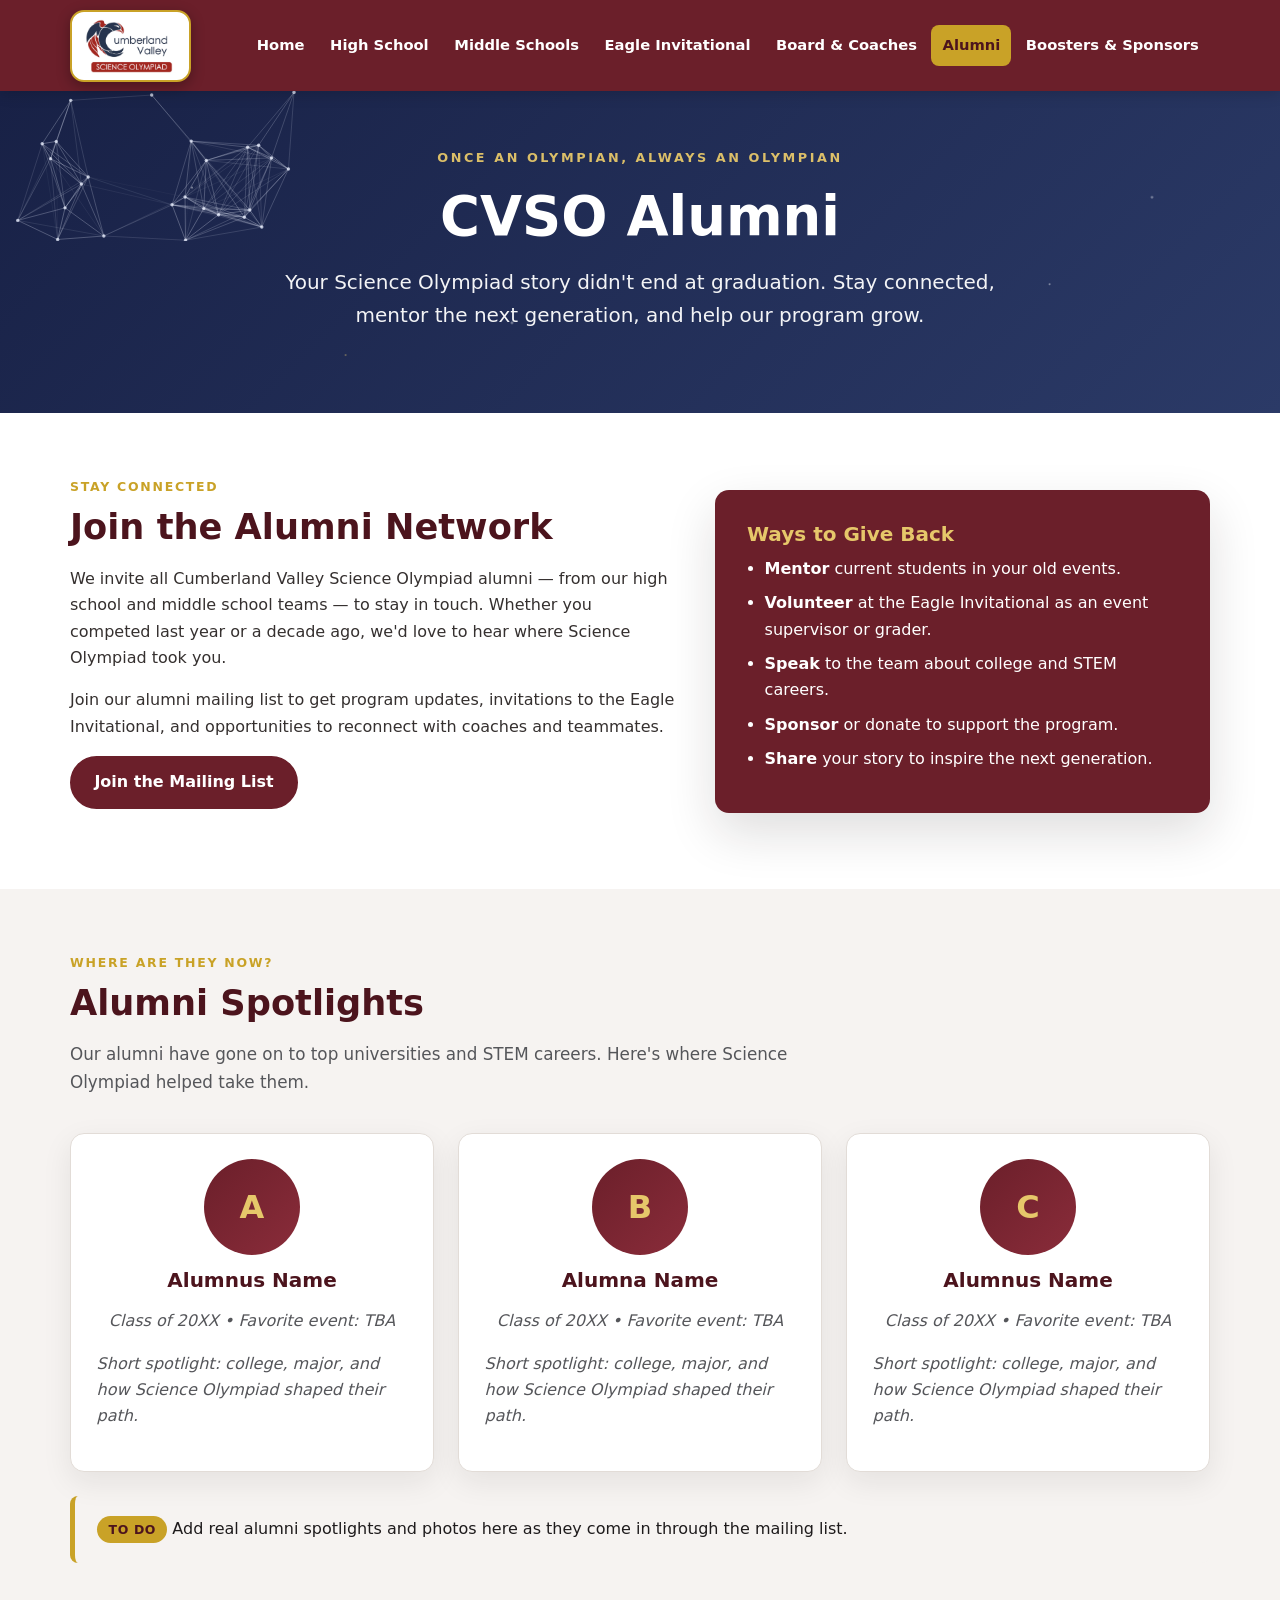
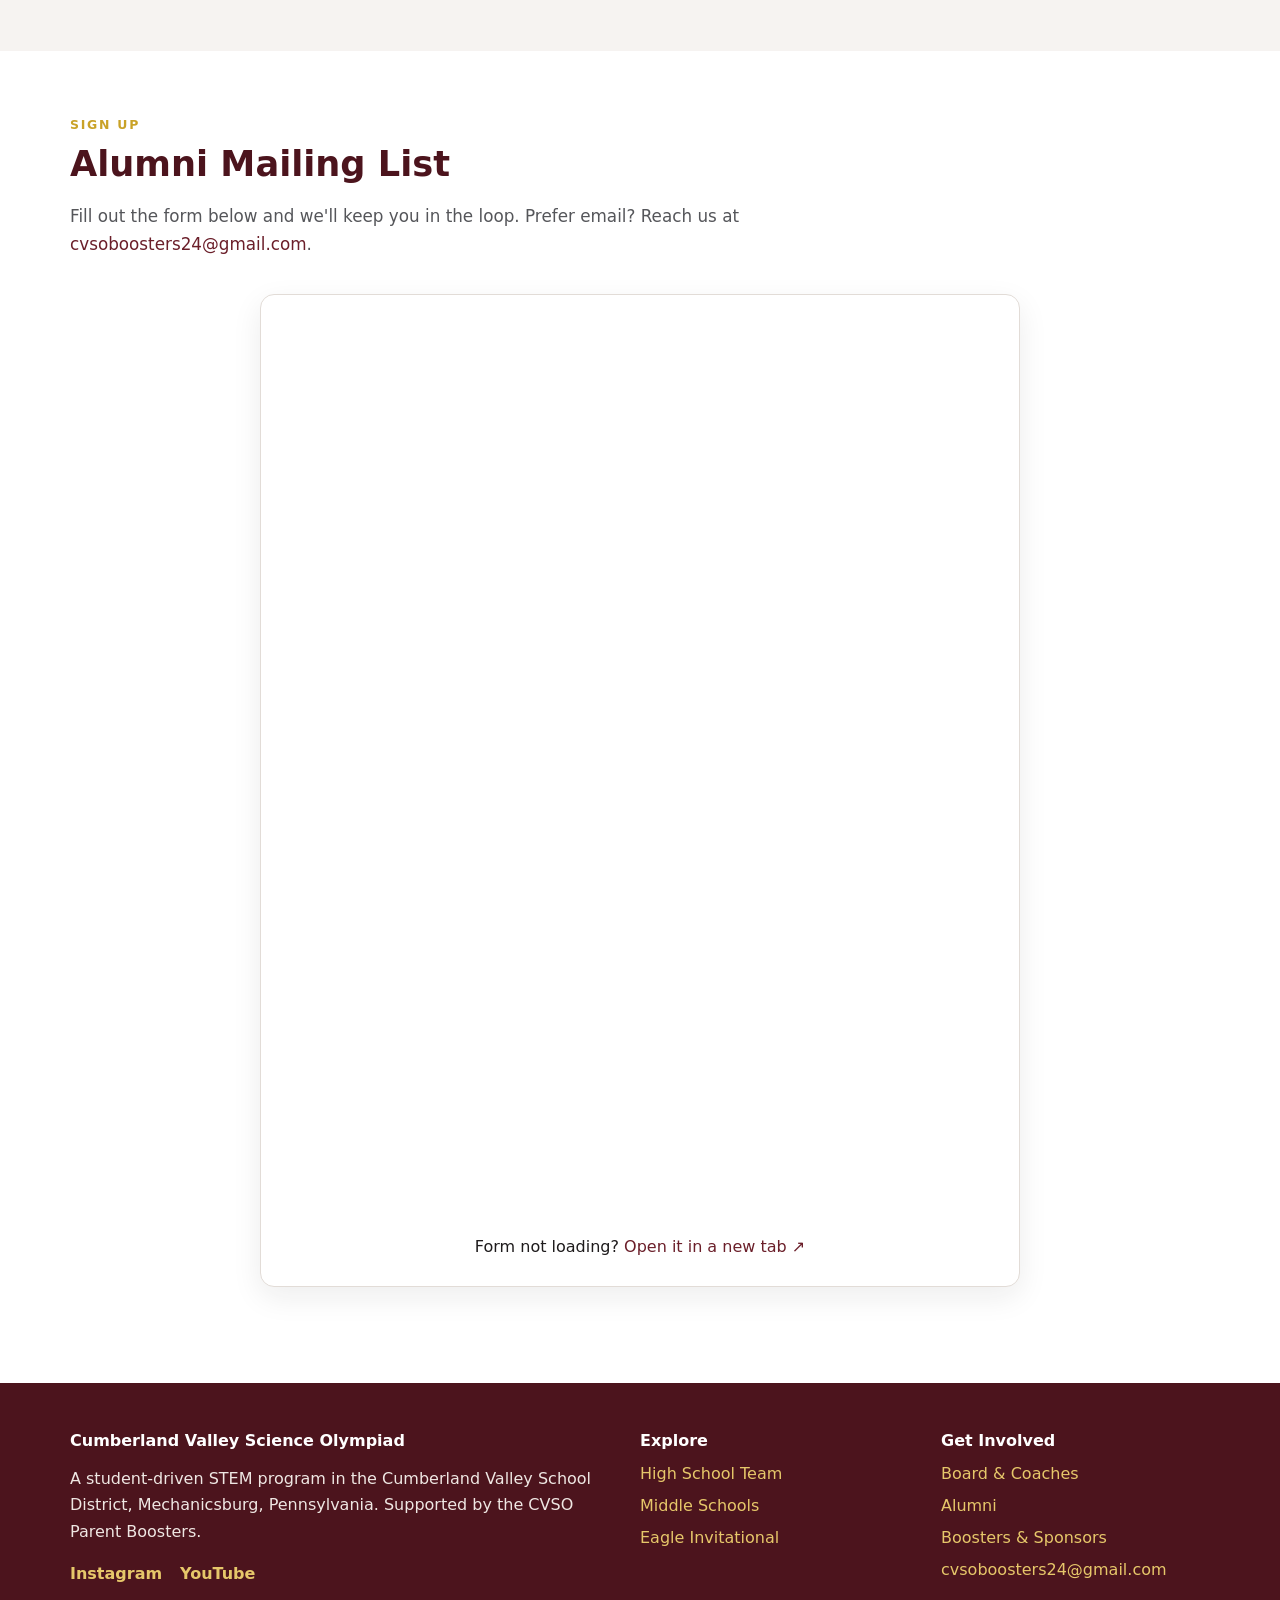
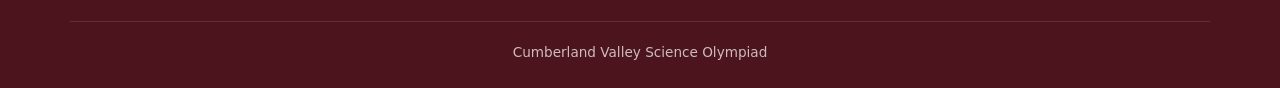
<file: alumni.html>
<!DOCTYPE html>
<html lang="en">
<head>
  <meta charset="UTF-8" />
  <meta name="viewport" content="width=device-width, initial-scale=1.0" />
  <meta http-equiv="Cache-Control" content="no-cache, no-store, must-revalidate" />
  <meta http-equiv="Pragma" content="no-cache" />
  <meta http-equiv="Expires" content="0" />
  <title>Alumni | CV Science Olympiad</title>
  <meta name="description" content="Stay connected with Cumberland Valley Science Olympiad — join the alumni network, mentor, and give back." />
  <link rel="icon" type="image/jpeg" href="assets/logo.jpg" />
  <link rel="stylesheet" href="css/style.css" />
</head>
<body>
  <header class="site-header">
    <div class="wrap nav">
      <a href="index.html" class="brand">
        <img class="brand-logo" src="assets/logo.jpg" alt="Cumberland Valley Science Olympiad" />
      </a>
      <button class="nav-toggle" aria-label="Toggle navigation" aria-expanded="false">&#9776;</button>
      <ul class="nav-links">
        <li><a href="index.html">Home</a></li>
        <li><a href="cvhs.html">High School</a></li>
        <li><a href="middle-schools.html">Middle Schools</a></li>
        <li><a href="eagle-invitational.html">Eagle Invitational</a></li>
        <li><a href="board.html">Board &amp; Coaches</a></li>
        <li><a href="alumni.html">Alumni</a></li>
        <li><a href="boosters.html">Boosters &amp; Sponsors</a></li>
      </ul>
    </div>
  </header>

  <section class="hero compact hero-alumni">
    <canvas class="hero-net" data-rgb="235,240,255" aria-hidden="true"></canvas>
    <div class="wrap">
      <p class="kicker">Once an Olympian, always an Olympian</p>
      <h1>CVSO Alumni</h1>
      <p>Your Science Olympiad story didn't end at graduation. Stay connected, mentor the next generation, and help our program grow.</p>
    </div>
  </section>

  <section class="section">
    <div class="wrap feature">
      <div class="prose">
        <div class="eyebrow">Stay Connected</div>
        <h2>Join the Alumni Network</h2>
        <p>We invite all Cumberland Valley Science Olympiad alumni &mdash; from our high school and middle school teams &mdash; to stay in touch. Whether you competed last year or a decade ago, we'd love to hear where Science Olympiad took you.</p>
        <p>Join our alumni mailing list to get program updates, invitations to the Eagle Invitational, and opportunities to reconnect with coaches and teammates.</p>
        <p><a class="btn solid" href="#signup">Join the Mailing List</a></p>
      </div>
      <div class="panel">
        <h3>Ways to Give Back</h3>
        <ul>
          <li><strong>Mentor</strong> current students in your old events.</li>
          <li><strong>Volunteer</strong> at the Eagle Invitational as an event supervisor or grader.</li>
          <li><strong>Speak</strong> to the team about college and STEM careers.</li>
          <li><strong>Sponsor</strong> or donate to support the program.</li>
          <li><strong>Share</strong> your story to inspire the next generation.</li>
        </ul>
      </div>
    </div>
  </section>

  <section class="section alt">
    <div class="wrap">
      <div class="section-head">
        <div class="eyebrow">Where Are They Now?</div>
        <h2>Alumni Spotlights</h2>
        <p>Our alumni have gone on to top universities and STEM careers. Here's where Science Olympiad helped take them.</p>
      </div>
      <div class="grid cols-3">
        <div class="card"><div class="person"><div class="avatar">A</div></div><h3 style="text-align:center">Alumnus Name</h3><p class="placeholder" style="text-align:center">Class of 20XX &bull; Favorite event: TBA</p><p class="placeholder">Short spotlight: college, major, and how Science Olympiad shaped their path.</p></div>
        <div class="card"><div class="person"><div class="avatar">B</div></div><h3 style="text-align:center">Alumna Name</h3><p class="placeholder" style="text-align:center">Class of 20XX &bull; Favorite event: TBA</p><p class="placeholder">Short spotlight: college, major, and how Science Olympiad shaped their path.</p></div>
        <div class="card"><div class="person"><div class="avatar">C</div></div><h3 style="text-align:center">Alumnus Name</h3><p class="placeholder" style="text-align:center">Class of 20XX &bull; Favorite event: TBA</p><p class="placeholder">Short spotlight: college, major, and how Science Olympiad shaped their path.</p></div>
      </div>
      <div class="callout"><span class="notice-badge">To do</span> Add real alumni spotlights and photos here as they come in through the mailing list.</div>
    </div>
  </section>

  <!-- Signup -->
  <section class="section" id="signup">
    <div class="wrap">
      <div class="section-head">
        <div class="eyebrow">Sign Up</div>
        <h2>Alumni Mailing List</h2>
        <p>Fill out the form below and we'll keep you in the loop. Prefer email? Reach us at <a href="mailto:cvsoboosters24@gmail.com">cvsoboosters24@gmail.com</a>.</p>
      </div>
      <div class="card" style="max-width:760px; margin-inline:auto;">
        <iframe
          title="CVSO Alumni Mailing List sign-up form"
          src="https://docs.google.com/forms/d/e/1FAIpQLSfTZlC2nYIA2AMVP5sjLOo3m8vN125NgydO-kd0ToRrBYe-Ew/viewform?embedded=true"
          style="width:100%; height:900px; border:0; display:block;"
          loading="lazy">Loading&hellip;</iframe>
        <p style="text-align:center; margin:.8rem 0 0;">Form not loading? <a href="https://docs.google.com/forms/d/e/1FAIpQLSfTZlC2nYIA2AMVP5sjLOo3m8vN125NgydO-kd0ToRrBYe-Ew/viewform" target="_blank" rel="noopener">Open it in a new tab &nearr;</a></p>
      </div>
    </div>
  </section>

  <footer class="site-footer">
    <div class="wrap footer-grid">
      <div>
        <h4>Cumberland Valley Science Olympiad</h4>
        <p>A student-driven STEM program in the Cumberland Valley School District, Mechanicsburg, Pennsylvania. Supported by the CVSO Parent Boosters.</p>
        <div class="socials">
          <a href="https://www.instagram.com/cvhs_scioly" target="_blank" rel="noopener">Instagram</a>
          <a href="https://www.youtube.com/channel/UCfL6KHYoZkcw92uckgY2XRw" target="_blank" rel="noopener">YouTube</a>
        </div>
      </div>
      <div>
        <h4>Explore</h4>
        <ul>
          <li><a href="cvhs.html">High School Team</a></li>
          <li><a href="middle-schools.html">Middle Schools</a></li>
          <li><a href="eagle-invitational.html">Eagle Invitational</a></li>
        </ul>
      </div>
      <div>
        <h4>Get Involved</h4>
        <ul>
          <li><a href="board.html">Board &amp; Coaches</a></li>
          <li><a href="alumni.html">Alumni</a></li>
          <li><a href="boosters.html">Boosters &amp; Sponsors</a></li>
          <li><a href="mailto:cvsoboosters24@gmail.com">cvsoboosters24@gmail.com</a></li>
        </ul>
      </div>
    </div>
    <div class="wrap footer-bottom">
      Cumberland Valley Science Olympiad
    </div>
  </footer>
  <script src="js/main.js"></script>
  <script>document.getElementById('year').textContent = new Date().getFullYear();</script>
</body>
</html>
</file>
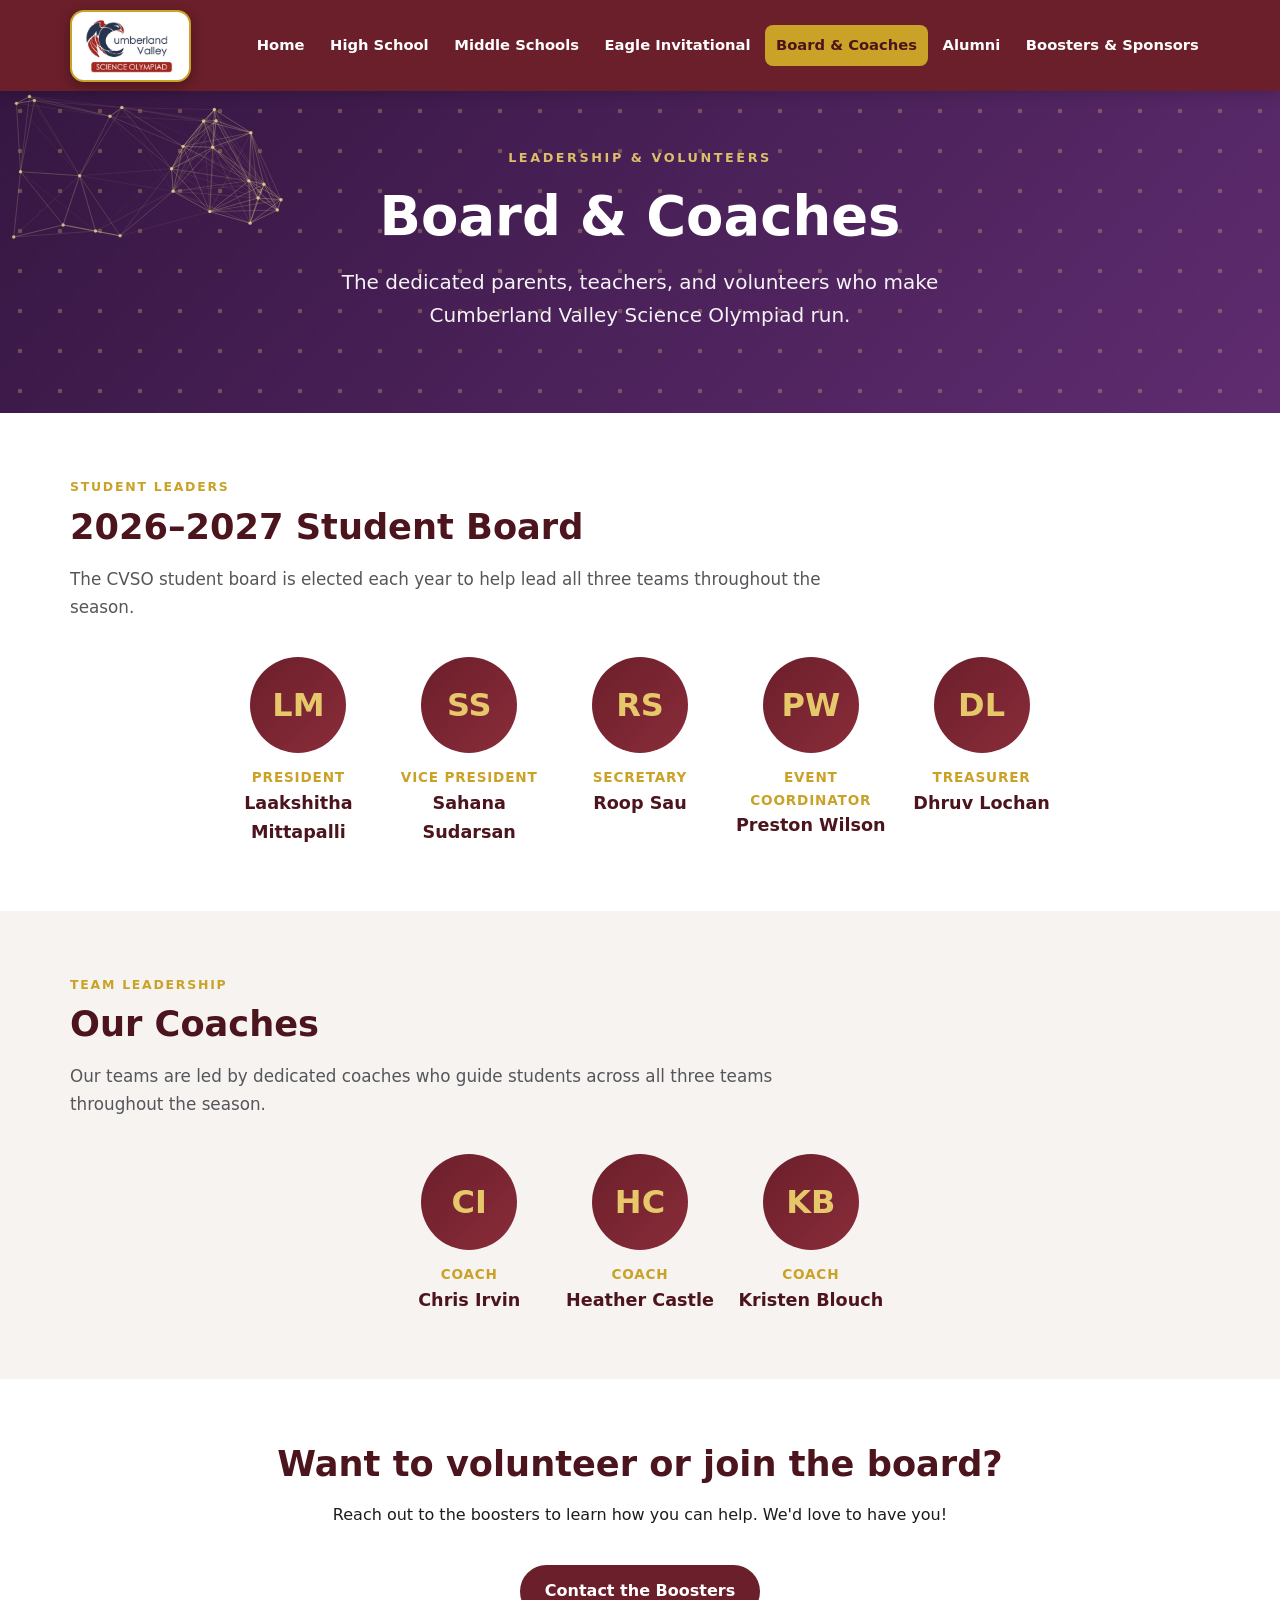
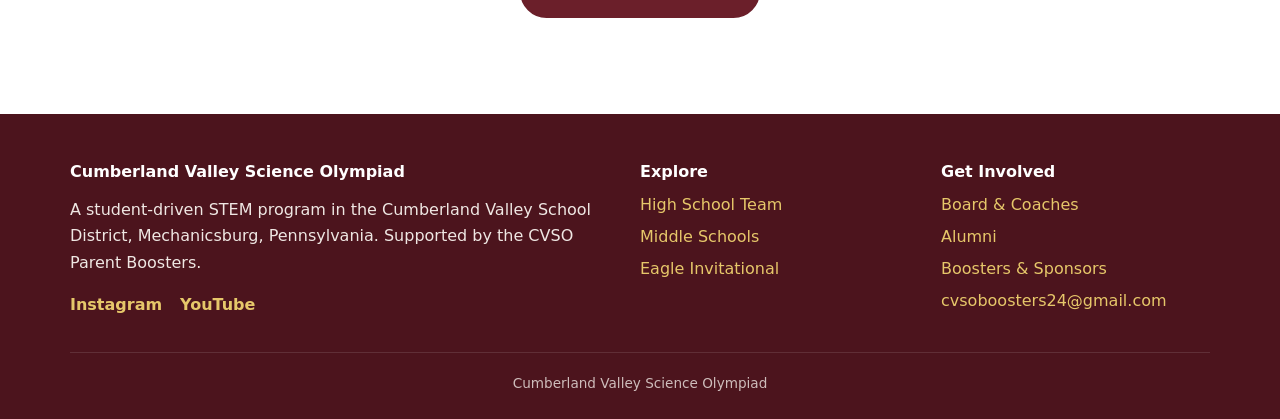
<file: board.html>
<!DOCTYPE html>
<html lang="en">
<head>
  <meta charset="UTF-8" />
  <meta name="viewport" content="width=device-width, initial-scale=1.0" />
  <meta http-equiv="Cache-Control" content="no-cache, no-store, must-revalidate" />
  <meta http-equiv="Pragma" content="no-cache" />
  <meta http-equiv="Expires" content="0" />
  <title>Board &amp; Coaches | CV Science Olympiad</title>
  <meta name="description" content="Meet the CVSO student board and the coaches who lead the Cumberland Valley Science Olympiad teams." />
  <link rel="icon" type="image/jpeg" href="assets/logo.jpg" />
  <link rel="stylesheet" href="css/style.css" />
</head>
<body>
  <header class="site-header">
    <div class="wrap nav">
      <a href="index.html" class="brand">
        <img class="brand-logo" src="assets/logo.jpg" alt="Cumberland Valley Science Olympiad" />
      </a>
      <button class="nav-toggle" aria-label="Toggle navigation" aria-expanded="false">&#9776;</button>
      <ul class="nav-links">
        <li><a href="index.html">Home</a></li>
        <li><a href="cvhs.html">High School</a></li>
        <li><a href="middle-schools.html">Middle Schools</a></li>
        <li><a href="eagle-invitational.html">Eagle Invitational</a></li>
        <li><a href="board.html">Board &amp; Coaches</a></li>
        <li><a href="alumni.html">Alumni</a></li>
        <li><a href="boosters.html">Boosters &amp; Sponsors</a></li>
      </ul>
    </div>
  </header>

  <section class="hero compact hero-board">
    <canvas class="hero-net" data-rgb="240,224,150" aria-hidden="true"></canvas>
    <div class="wrap">
      <p class="kicker">Leadership &amp; Volunteers</p>
      <h1>Board &amp; Coaches</h1>
      <p>The dedicated parents, teachers, and volunteers who make Cumberland Valley Science Olympiad run.</p>
    </div>
  </section>

  <!-- Booster Board -->
  <section class="section">
    <div class="wrap">
      <div class="section-head">
        <div class="eyebrow">Student Leaders</div>
        <h2>2026&ndash;2027 Student Board</h2>
        <p>The CVSO student board is elected each year to help lead all three teams throughout the season.</p>
      </div>
      <div class="people">
        <div class="person"><div class="avatar">LM</div><div class="role">President</div><div class="name">Laakshitha Mittapalli</div></div>
        <div class="person"><div class="avatar">SS</div><div class="role">Vice President</div><div class="name">Sahana Sudarsan</div></div>
        <div class="person"><div class="avatar">RS</div><div class="role">Secretary</div><div class="name">Roop Sau</div></div>
        <div class="person"><div class="avatar">PW</div><div class="role">Event Coordinator</div><div class="name">Preston Wilson</div></div>
        <div class="person"><div class="avatar">DL</div><div class="role">Treasurer</div><div class="name">Dhruv Lochan</div></div>
      </div>
    </div>
  </section>

  <!-- Coaches -->
  <section class="section alt">
    <div class="wrap">
      <div class="section-head">
        <div class="eyebrow">Team Leadership</div>
        <h2>Our Coaches</h2>
        <p>Our teams are led by dedicated coaches who guide students across all three teams throughout the season.</p>
      </div>

      <div class="people">
        <div class="person"><div class="avatar">CI</div><div class="role">Coach</div><div class="name">Chris Irvin</div></div>
        <div class="person"><div class="avatar">HC</div><div class="role">Coach</div><div class="name">Heather Castle</div></div>
        <div class="person"><div class="avatar">KB</div><div class="role">Coach</div><div class="name">Kristen Blouch</div></div>
      </div>
    </div>
  </section>

  <section class="section">
    <div class="wrap" style="text-align:center">
      <h2>Want to volunteer or join the board?</h2>
      <p class="section-head" style="margin-inline:auto">Reach out to the boosters to learn how you can help. We'd love to have you!</p>
      <a class="btn solid" href="boosters.html">Contact the Boosters</a>
    </div>
  </section>

  <footer class="site-footer">
    <div class="wrap footer-grid">
      <div>
        <h4>Cumberland Valley Science Olympiad</h4>
        <p>A student-driven STEM program in the Cumberland Valley School District, Mechanicsburg, Pennsylvania. Supported by the CVSO Parent Boosters.</p>
        <div class="socials">
          <a href="https://www.instagram.com/cvhs_scioly" target="_blank" rel="noopener">Instagram</a>
          <a href="https://www.youtube.com/channel/UCfL6KHYoZkcw92uckgY2XRw" target="_blank" rel="noopener">YouTube</a>
        </div>
      </div>
      <div>
        <h4>Explore</h4>
        <ul>
          <li><a href="cvhs.html">High School Team</a></li>
          <li><a href="middle-schools.html">Middle Schools</a></li>
          <li><a href="eagle-invitational.html">Eagle Invitational</a></li>
        </ul>
      </div>
      <div>
        <h4>Get Involved</h4>
        <ul>
          <li><a href="board.html">Board &amp; Coaches</a></li>
          <li><a href="alumni.html">Alumni</a></li>
          <li><a href="boosters.html">Boosters &amp; Sponsors</a></li>
          <li><a href="mailto:cvsoboosters24@gmail.com">cvsoboosters24@gmail.com</a></li>
        </ul>
      </div>
    </div>
    <div class="wrap footer-bottom">
      Cumberland Valley Science Olympiad
    </div>
  </footer>
  <script src="js/main.js"></script>
  <script>document.getElementById('year').textContent = new Date().getFullYear();</script>
</body>
</html>
</file>
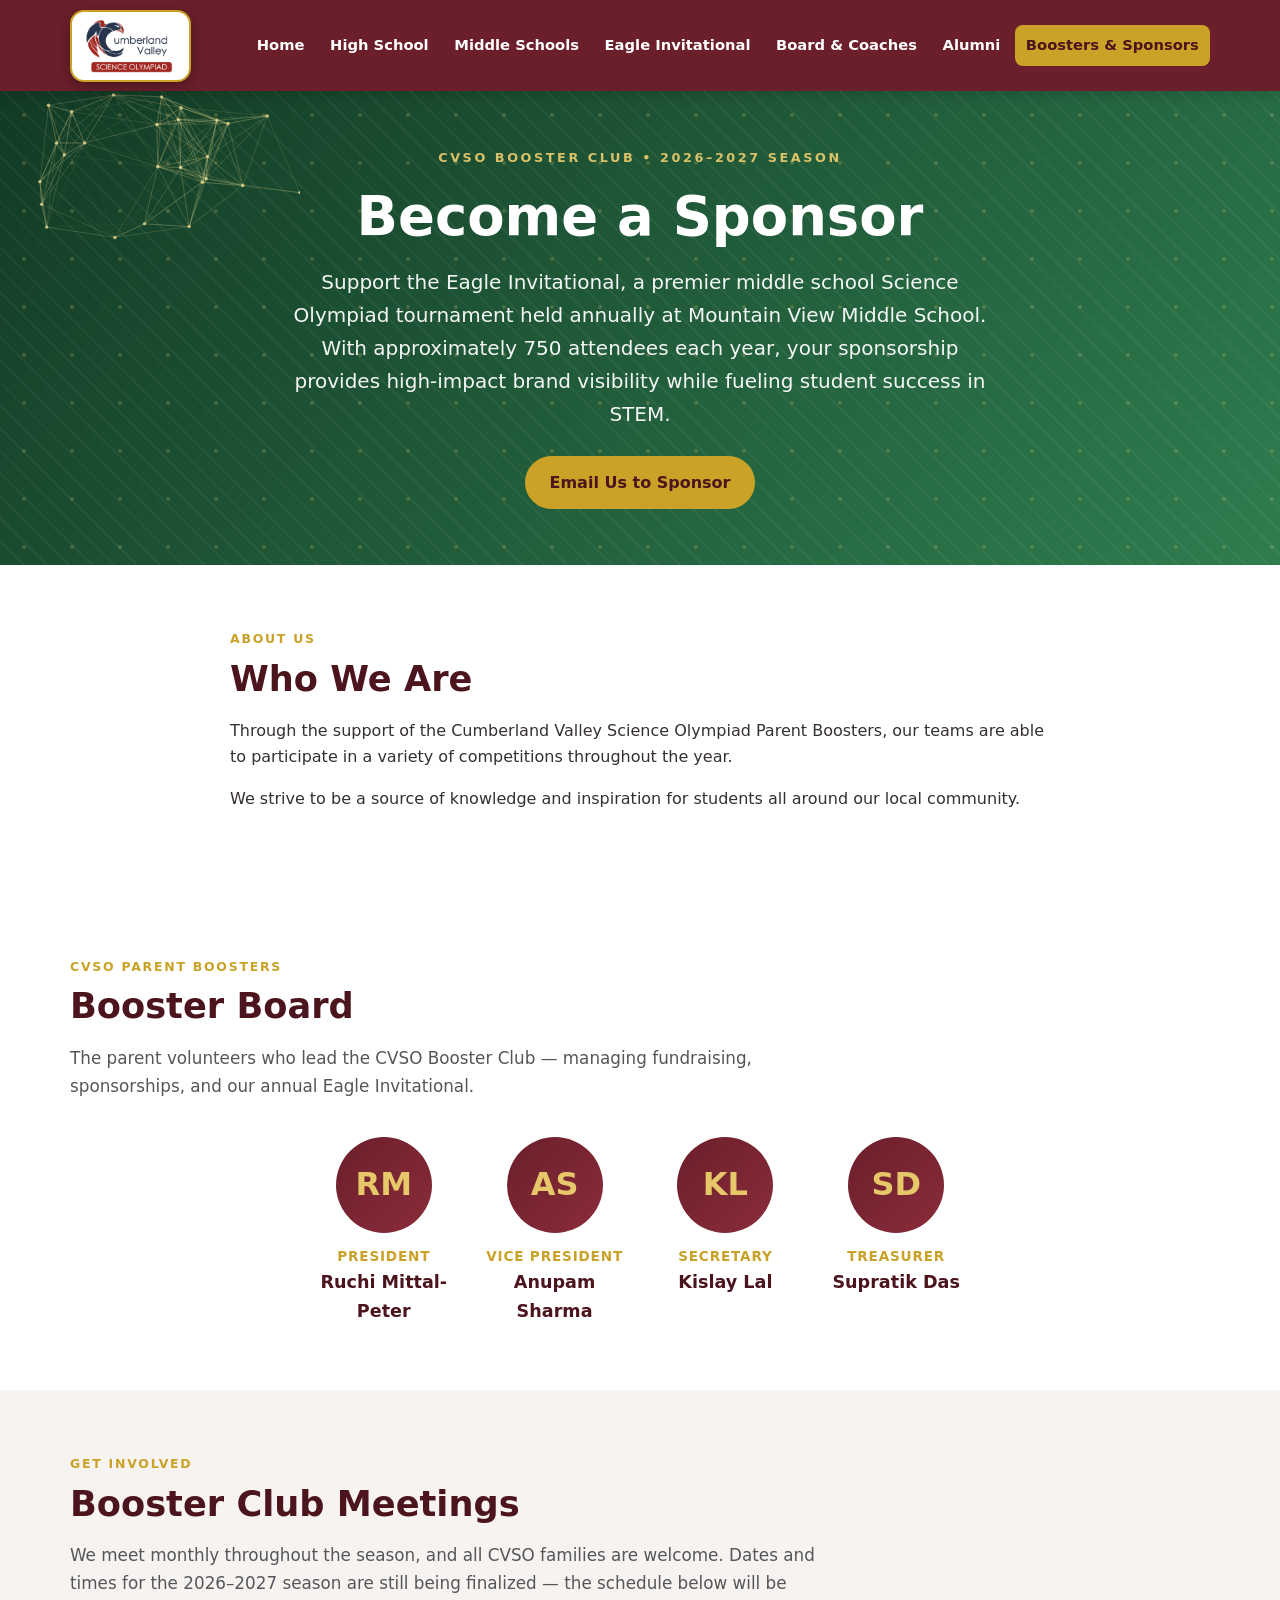
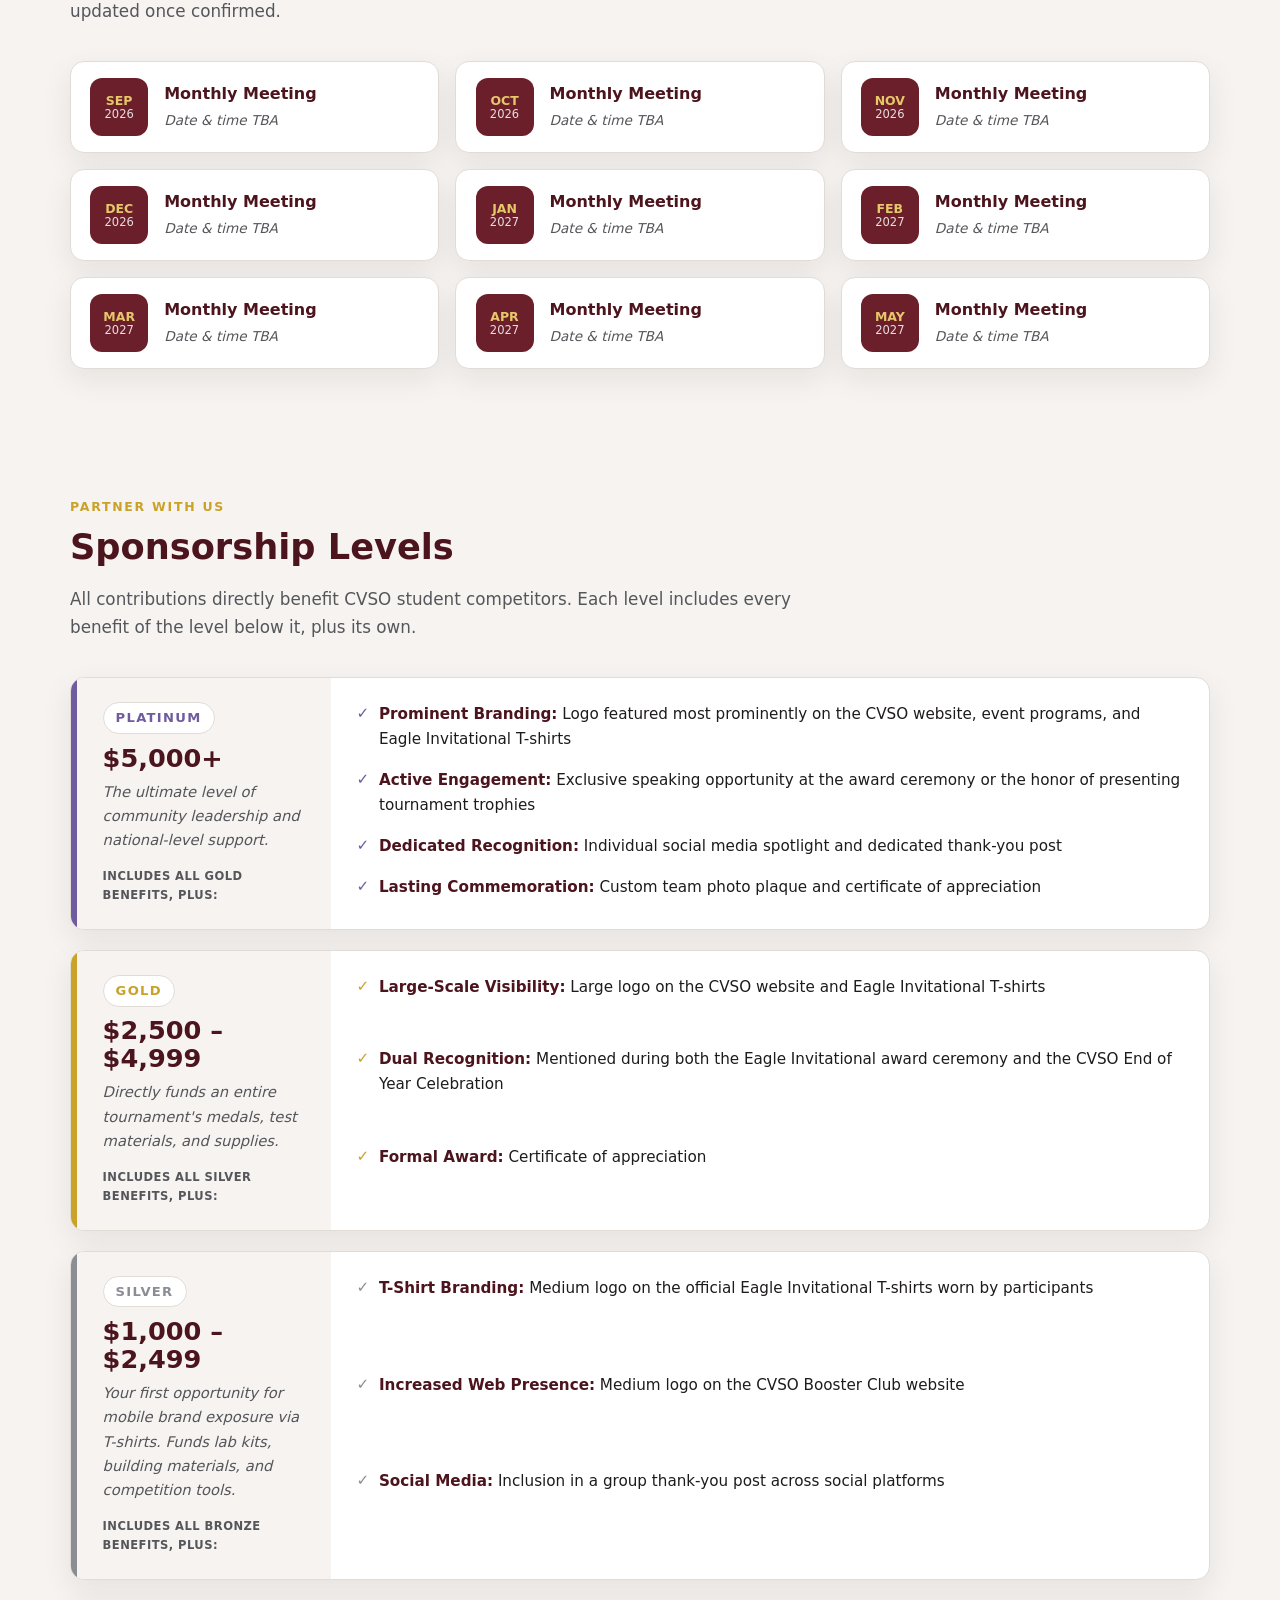
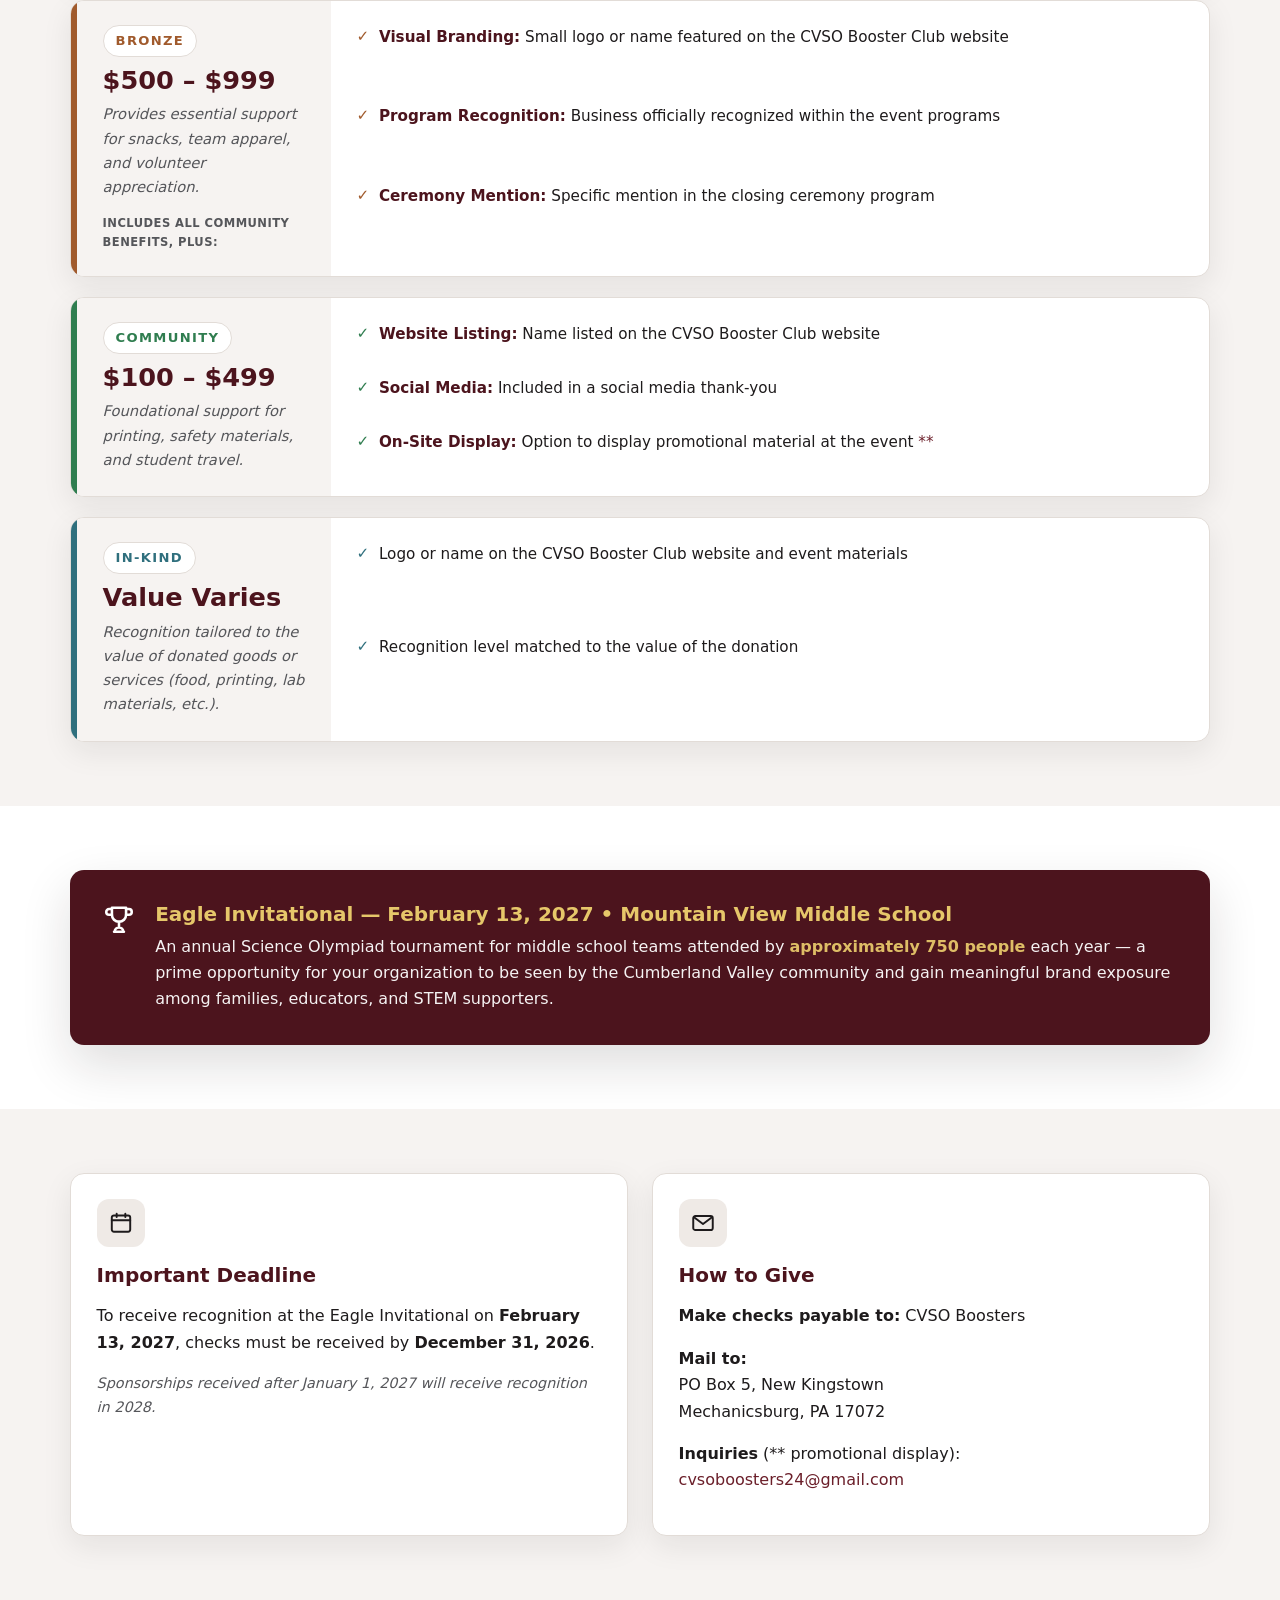
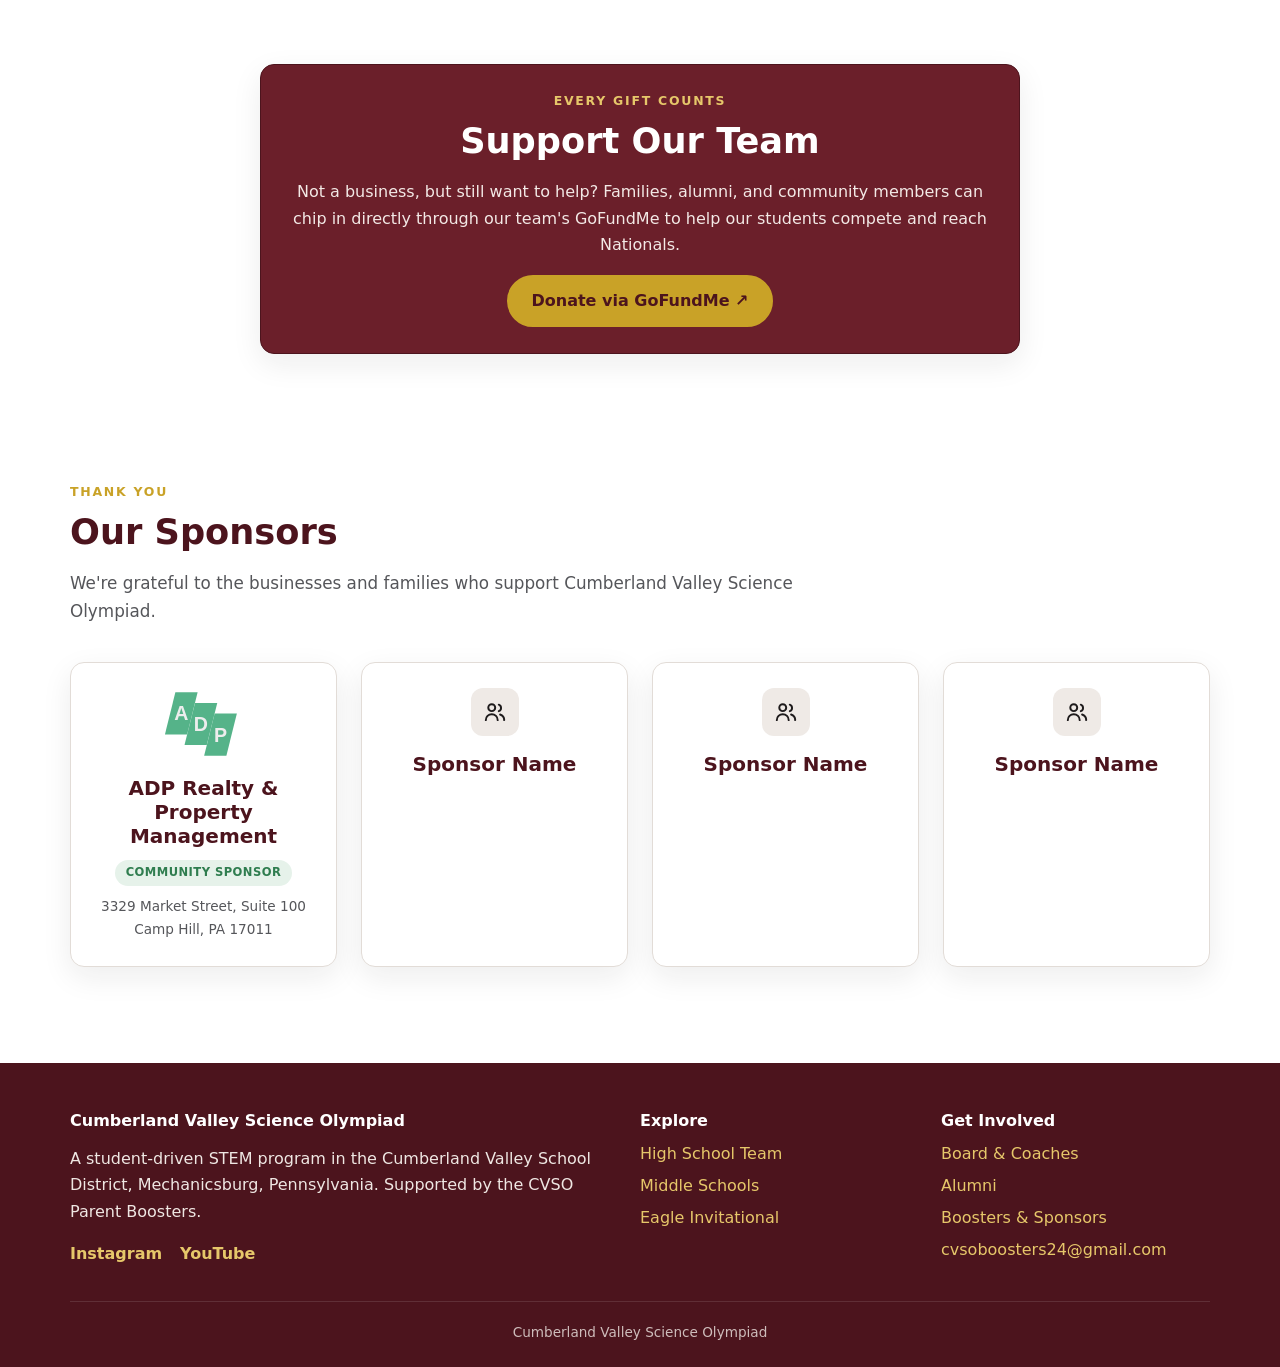
<file: boosters.html>
<!DOCTYPE html>
<html lang="en">
<head>
  <meta charset="UTF-8" />
  <meta name="viewport" content="width=device-width, initial-scale=1.0" />
  <meta http-equiv="Cache-Control" content="no-cache, no-store, must-revalidate" />
  <meta http-equiv="Pragma" content="no-cache" />
  <meta http-equiv="Expires" content="0" />
  <title>Boosters &amp; Sponsors | CV Science Olympiad</title>
  <meta name="description" content="The Cumberland Valley Science Olympiad Parent Boosters — supporting our students through donations and fundraising, and our sponsors." />
  <link rel="icon" type="image/jpeg" href="assets/logo.jpg" />
  <link rel="stylesheet" href="css/style.css" />
  <style>
    /* ---------- Sponsorship levels (boosters page only) ---------- */
    .tiers { display: grid; gap: 1.25rem; }
    .tier {
      display: grid; grid-template-columns: 260px 1fr; gap: 0;
      background: var(--paper); border: 1px solid var(--line); border-radius: var(--radius);
      box-shadow: var(--shadow); overflow: hidden;
    }
    .tier .tier-head {
      position: relative; padding: 1.5rem 1.6rem;
      border-left: 6px solid var(--tier, var(--gold));
      background: var(--cloud);
    }
    .tier .tier-name {
      display: inline-block; text-transform: uppercase; letter-spacing: .1em;
      font-size: .82rem; font-weight: 800; color: var(--tier, var(--gold));
      background: #fff; border: 1px solid var(--line);
      padding: .25rem .75rem; border-radius: 999px; margin-bottom: .6rem;
    }
    .tier .tier-price { font-size: 1.6rem; font-weight: 800; color: var(--maroon-dark); line-height: 1.1; }
    .tier .tier-desc { color: var(--slate); font-size: .92rem; font-style: italic; margin: .5rem 0 0; }
    .tier .tier-incl {
      margin-top: .9rem; text-transform: uppercase; letter-spacing: .04em;
      font-size: .72rem; font-weight: 700; color: var(--slate);
    }
    .tier .tier-benefits { padding: 1.5rem 1.6rem; margin: 0; list-style: none; display: grid; gap: .7rem; }
    .tier .tier-benefits li { display: flex; gap: .6rem; align-items: flex-start; font-size: .95rem; }
    .tier .tier-benefits li::before {
      content: "\2713"; color: var(--tier, var(--gold)); font-weight: 800; flex: none; line-height: 1.5;
    }
    .tier .tier-benefits b { color: var(--maroon-dark); }
    @media (max-width: 720px) {
      .tier { grid-template-columns: 1fr; }
      .tier .tier-head { border-left: none; border-top: 6px solid var(--tier, var(--gold)); }
    }

    /* Event highlight band */
    .event-band {
      background: var(--maroon-dark); color: #fff; border-radius: var(--radius);
      padding: 2rem; box-shadow: var(--shadow-lg); display: flex; gap: 1.2rem; align-items: flex-start;
    }
    .event-band .ebadge { font-size: 2.2rem; line-height: 1; flex: none; }
    .event-band h3 { color: var(--gold-light); margin: 0 0 .5rem; }
    .event-band p { margin: 0; opacity: .95; }
    .event-band .hi { color: var(--gold-light); font-weight: 700; }
    @media (max-width: 560px) { .event-band { flex-direction: column; } }

    .give-note { color: var(--slate); font-size: .9rem; font-style: italic; margin-top: .4rem; }

    /* Booster club monthly meetings (placeholder calendar) */
    .meet-grid { display: grid; grid-template-columns: repeat(3, 1fr); gap: 1rem; }
    @media (max-width: 860px) { .meet-grid { grid-template-columns: repeat(2, 1fr); } }
    @media (max-width: 560px) { .meet-grid { grid-template-columns: 1fr; } }
    .meet {
      display: flex; align-items: center; gap: 1rem;
      background: var(--paper); border: 1px solid var(--line); border-radius: var(--radius);
      box-shadow: var(--shadow); padding: 1rem 1.2rem;
    }
    .meet .m-chip {
      flex: none; width: 58px; height: 58px; border-radius: 12px; background: var(--maroon);
      color: #fff; display: flex; flex-direction: column; align-items: center; justify-content: center; line-height: 1.1;
    }
    .meet .m-chip .mon { font-size: .78rem; font-weight: 700; text-transform: uppercase; color: var(--gold-light); }
    .meet .m-chip .yr { font-size: .72rem; opacity: .85; }
    .meet .m-info strong { display: block; color: var(--maroon-dark); }
    .meet .m-info .placeholder { font-size: .85rem; }
  </style>
</head>
<body>
  <header class="site-header">
    <div class="wrap nav">
      <a href="index.html" class="brand">
        <img class="brand-logo" src="assets/logo.jpg" alt="Cumberland Valley Science Olympiad" />
      </a>
      <button class="nav-toggle" aria-label="Toggle navigation" aria-expanded="false">&#9776;</button>
      <ul class="nav-links">
        <li><a href="index.html">Home</a></li>
        <li><a href="cvhs.html">High School</a></li>
        <li><a href="middle-schools.html">Middle Schools</a></li>
        <li><a href="eagle-invitational.html">Eagle Invitational</a></li>
        <li><a href="board.html">Board &amp; Coaches</a></li>
        <li><a href="alumni.html">Alumni</a></li>
        <li><a href="boosters.html">Boosters &amp; Sponsors</a></li>
      </ul>
    </div>
  </header>

  <section class="hero compact hero-boost">
    <canvas class="hero-net" data-rgb="240,224,150" aria-hidden="true"></canvas>
    <div class="wrap">
      <p class="kicker">CVSO Booster Club &bull; 2026&ndash;2027 Season</p>
      <h1>Become a Sponsor</h1>
      <p>Support the Eagle Invitational, a premier middle school Science Olympiad tournament held annually at Mountain View Middle School. With approximately 750 attendees each year, your sponsorship provides high-impact brand visibility while fueling student success in STEM.</p>
      <a class="btn" href="mailto:cvsoboosters24@gmail.com?subject=CVSO%20Booster%20Sponsorship">Email Us to Sponsor</a>
    </div>
  </section>

  <!-- Mission -->
  <section class="section">
    <div class="wrap prose" style="max-width:820px; margin-inline:auto;">
      <div class="eyebrow">About Us</div>
      <h2>Who We Are</h2>
      <p>Through the support of the Cumberland Valley Science Olympiad Parent Boosters, our teams are able to participate in a variety of competitions throughout the year.</p>
      <p>We strive to be a source of knowledge and inspiration for students all around our local community.</p>
    </div>
  </section>

  <!-- Booster Board -->
  <section class="section">
    <div class="wrap">
      <div class="section-head">
        <div class="eyebrow">CVSO Parent Boosters</div>
        <h2>Booster Board</h2>
        <p>The parent volunteers who lead the CVSO Booster Club &mdash; managing fundraising, sponsorships, and our annual Eagle Invitational.</p>
      </div>
      <div class="people">
        <div class="person"><div class="avatar">RM</div><div class="role">President</div><div class="name">Ruchi Mittal-Peter</div></div>
        <div class="person"><div class="avatar">AS</div><div class="role">Vice President</div><div class="name">Anupam Sharma</div></div>
        <div class="person"><div class="avatar">KL</div><div class="role">Secretary</div><div class="name">Kislay Lal</div></div>
        <div class="person"><div class="avatar">SD</div><div class="role">Treasurer</div><div class="name">Supratik Das</div></div>
      </div>
    </div>
  </section>

  <!-- Booster club meetings -->
  <section class="section alt" id="meetings">
    <div class="wrap">
      <div class="section-head">
        <div class="eyebrow">Get Involved</div>
        <h2>Booster Club Meetings</h2>
        <p>We meet monthly throughout the season, and all CVSO families are welcome. Dates and times for the 2026&ndash;2027 season are still being finalized &mdash; the schedule below will be updated once confirmed.</p>
      </div>
      <div class="meet-grid">
        <div class="meet"><div class="m-chip"><span class="mon">Sep</span><span class="yr">2026</span></div><div class="m-info"><strong>Monthly Meeting</strong><span class="placeholder">Date &amp; time TBA</span></div></div>
        <div class="meet"><div class="m-chip"><span class="mon">Oct</span><span class="yr">2026</span></div><div class="m-info"><strong>Monthly Meeting</strong><span class="placeholder">Date &amp; time TBA</span></div></div>
        <div class="meet"><div class="m-chip"><span class="mon">Nov</span><span class="yr">2026</span></div><div class="m-info"><strong>Monthly Meeting</strong><span class="placeholder">Date &amp; time TBA</span></div></div>
        <div class="meet"><div class="m-chip"><span class="mon">Dec</span><span class="yr">2026</span></div><div class="m-info"><strong>Monthly Meeting</strong><span class="placeholder">Date &amp; time TBA</span></div></div>
        <div class="meet"><div class="m-chip"><span class="mon">Jan</span><span class="yr">2027</span></div><div class="m-info"><strong>Monthly Meeting</strong><span class="placeholder">Date &amp; time TBA</span></div></div>
        <div class="meet"><div class="m-chip"><span class="mon">Feb</span><span class="yr">2027</span></div><div class="m-info"><strong>Monthly Meeting</strong><span class="placeholder">Date &amp; time TBA</span></div></div>
        <div class="meet"><div class="m-chip"><span class="mon">Mar</span><span class="yr">2027</span></div><div class="m-info"><strong>Monthly Meeting</strong><span class="placeholder">Date &amp; time TBA</span></div></div>
        <div class="meet"><div class="m-chip"><span class="mon">Apr</span><span class="yr">2027</span></div><div class="m-info"><strong>Monthly Meeting</strong><span class="placeholder">Date &amp; time TBA</span></div></div>
        <div class="meet"><div class="m-chip"><span class="mon">May</span><span class="yr">2027</span></div><div class="m-info"><strong>Monthly Meeting</strong><span class="placeholder">Date &amp; time TBA</span></div></div>
      </div>
    </div>
  </section>

  <!-- Sponsorship levels -->
  <section class="section alt" id="sponsor">
    <div class="wrap">
      <div class="section-head">
        <div class="eyebrow">Partner With Us</div>
        <h2>Sponsorship Levels</h2>
        <p>All contributions directly benefit CVSO student competitors. Each level includes every benefit of the level below it, plus its own.</p>
      </div>

      <div class="tiers">
        <!-- Platinum -->
        <div class="tier" style="--tier:#6f5b9e;">
          <div class="tier-head">
            <span class="tier-name">Platinum</span>
            <div class="tier-price">$5,000+</div>
            <p class="tier-desc">The ultimate level of community leadership and national-level support.</p>
            <div class="tier-incl">Includes all Gold benefits, plus:</div>
          </div>
          <ul class="tier-benefits">
            <li><span><b>Prominent Branding:</b> Logo featured most prominently on the CVSO website, event programs, and Eagle Invitational T-shirts</span></li>
            <li><span><b>Active Engagement:</b> Exclusive speaking opportunity at the award ceremony or the honor of presenting tournament trophies</span></li>
            <li><span><b>Dedicated Recognition:</b> Individual social media spotlight and dedicated thank-you post</span></li>
            <li><span><b>Lasting Commemoration:</b> Custom team photo plaque and certificate of appreciation</span></li>
          </ul>
        </div>

        <!-- Gold -->
        <div class="tier" style="--tier:#c9a227;">
          <div class="tier-head">
            <span class="tier-name">Gold</span>
            <div class="tier-price">$2,500 &ndash; $4,999</div>
            <p class="tier-desc">Directly funds an entire tournament's medals, test materials, and supplies.</p>
            <div class="tier-incl">Includes all Silver benefits, plus:</div>
          </div>
          <ul class="tier-benefits">
            <li><span><b>Large-Scale Visibility:</b> Large logo on the CVSO website and Eagle Invitational T-shirts</span></li>
            <li><span><b>Dual Recognition:</b> Mentioned during both the Eagle Invitational award ceremony and the CVSO End of Year Celebration</span></li>
            <li><span><b>Formal Award:</b> Certificate of appreciation</span></li>
          </ul>
        </div>

        <!-- Silver -->
        <div class="tier" style="--tier:#8a8d93;">
          <div class="tier-head">
            <span class="tier-name">Silver</span>
            <div class="tier-price">$1,000 &ndash; $2,499</div>
            <p class="tier-desc">Your first opportunity for mobile brand exposure via T-shirts. Funds lab kits, building materials, and competition tools.</p>
            <div class="tier-incl">Includes all Bronze benefits, plus:</div>
          </div>
          <ul class="tier-benefits">
            <li><span><b>T-Shirt Branding:</b> Medium logo on the official Eagle Invitational T-shirts worn by participants</span></li>
            <li><span><b>Increased Web Presence:</b> Medium logo on the CVSO Booster Club website</span></li>
            <li><span><b>Social Media:</b> Inclusion in a group thank-you post across social platforms</span></li>
          </ul>
        </div>

        <!-- Bronze -->
        <div class="tier" style="--tier:#a05a2c;">
          <div class="tier-head">
            <span class="tier-name">Bronze</span>
            <div class="tier-price">$500 &ndash; $999</div>
            <p class="tier-desc">Provides essential support for snacks, team apparel, and volunteer appreciation.</p>
            <div class="tier-incl">Includes all Community benefits, plus:</div>
          </div>
          <ul class="tier-benefits">
            <li><span><b>Visual Branding:</b> Small logo or name featured on the CVSO Booster Club website</span></li>
            <li><span><b>Program Recognition:</b> Business officially recognized within the event programs</span></li>
            <li><span><b>Ceremony Mention:</b> Specific mention in the closing ceremony program</span></li>
          </ul>
        </div>

        <!-- Community -->
        <div class="tier" style="--tier:#2f7d4f;">
          <div class="tier-head">
            <span class="tier-name">Community</span>
            <div class="tier-price">$100 &ndash; $499</div>
            <p class="tier-desc">Foundational support for printing, safety materials, and student travel.</p>
          </div>
          <ul class="tier-benefits">
            <li><span><b>Website Listing:</b> Name listed on the CVSO Booster Club website</span></li>
            <li><span><b>Social Media:</b> Included in a social media thank-you</span></li>
            <li><span><b>On-Site Display:</b> Option to display promotional material at the event <a href="#give">**</a></span></li>
          </ul>
        </div>

        <!-- In-Kind -->
        <div class="tier" style="--tier:#2f6f7d;">
          <div class="tier-head">
            <span class="tier-name">In-Kind</span>
            <div class="tier-price">Value Varies</div>
            <p class="tier-desc">Recognition tailored to the value of donated goods or services (food, printing, lab materials, etc.).</p>
          </div>
          <ul class="tier-benefits">
            <li><span>Logo or name on the CVSO Booster Club website and event materials</span></li>
            <li><span>Recognition level matched to the value of the donation</span></li>
          </ul>
        </div>
      </div>
    </div>
  </section>

  <!-- Event highlight -->
  <section class="section">
    <div class="wrap">
      <div class="event-band">
        <div class="ebadge"><svg viewBox="0 0 24 24" fill="none" stroke="currentColor" stroke-width="1.8" stroke-linecap="round" stroke-linejoin="round" style="width:34px;height:34px"><path d="M7 4h10v5a5 5 0 0 1-10 0V4Z"/><path d="M17 5h2a2 2 0 0 1 0 4h-2M7 5H5a2 2 0 0 0 0 4h2"/><path d="M12 14v3M8.5 21h7M9 21a3 3 0 0 1 6 0"/></svg></div>
        <div>
          <h3>Eagle Invitational &mdash; February 13, 2027 &bull; Mountain View Middle School</h3>
          <p>An annual Science Olympiad tournament for middle school teams attended by <span class="hi">approximately 750 people</span> each year &mdash; a prime opportunity for your organization to be seen by the Cumberland Valley community and gain meaningful brand exposure among families, educators, and STEM supporters.</p>
        </div>
      </div>
    </div>
  </section>

  <!-- Deadline + how to give -->
  <section class="section alt" id="give">
    <div class="wrap">
      <div class="grid cols-2">
        <div class="card">
          <div class="ico"><svg viewBox="0 0 24 24" fill="none" stroke="currentColor" stroke-width="1.8" stroke-linecap="round" stroke-linejoin="round"><rect x="3.5" y="5" width="17" height="15" rx="2"/><path d="M3.5 9.5h17M8 3.5v3M16 3.5v3"/></svg></div>
          <h3>Important Deadline</h3>
          <p>To receive recognition at the Eagle Invitational on <strong>February 13, 2027</strong>, checks must be received by <strong>December 31, 2026</strong>.</p>
          <p class="give-note">Sponsorships received after January 1, 2027 will receive recognition in 2028.</p>
        </div>
        <div class="card">
          <div class="ico"><svg viewBox="0 0 24 24" fill="none" stroke="currentColor" stroke-width="1.8" stroke-linecap="round" stroke-linejoin="round"><rect x="3" y="5.5" width="18" height="13" rx="2"/><path d="m4 7 8 6 8-6"/></svg></div>
          <h3>How to Give</h3>
          <p><strong>Make checks payable to:</strong> CVSO Boosters</p>
          <p><strong>Mail to:</strong><br />PO Box 5, New Kingstown<br />Mechanicsburg, PA 17072</p>
          <p><strong>Inquiries</strong> (** promotional display):<br /><a href="mailto:cvsoboosters24@gmail.com">cvsoboosters24@gmail.com</a></p>
        </div>
      </div>
    </div>
  </section>

  <!-- Support the team (individual giving) -->
  <section class="section" id="donate">
    <div class="wrap">
      <div class="card" style="max-width:760px; margin-inline:auto; text-align:center; background:var(--maroon); color:#fff; border-color:var(--maroon-dark);">
        <div class="eyebrow" style="color:var(--gold-light);">Every Gift Counts</div>
        <h2 style="color:#fff;">Support Our Team</h2>
        <p style="color:#f3e9e6;">Not a business, but still want to help? Families, alumni, and community members can chip in directly through our team's GoFundMe to help our students compete and reach Nationals.</p>
        <a class="btn" href="https://www.gofundme.com/f/support-cv-science-olympiad-teams-to-reach-nationals" target="_blank" rel="noopener">Donate via GoFundMe &nearr;</a>
      </div>
    </div>
  </section>

  <!-- Current sponsors -->
  <section class="section">
    <div class="wrap">
      <div class="section-head">
        <div class="eyebrow">Thank You</div>
        <h2>Our Sponsors</h2>
        <p>We're grateful to the businesses and families who support Cumberland Valley Science Olympiad.</p>
      </div>
      <div class="grid cols-4">
        <div class="card" style="text-align:center"><div style="height:72px; display:flex; align-items:center; justify-content:center; margin-bottom:1rem;"><img src="assets/sponsors/adp-logo.svg" alt="ADP Realty &amp; Property Management logo" style="height:66px; width:auto;" /></div><h3>ADP Realty &amp; Property Management</h3><span style="display:inline-block; background:#e6f2ea; color:#2f7d4f; font-weight:700; font-size:.72rem; text-transform:uppercase; letter-spacing:.04em; padding:.2rem .65rem; border-radius:999px; margin-bottom:.6rem;">Community Sponsor</span><p style="color:var(--slate); font-size:.85rem; margin:0;">3329 Market Street, Suite 100<br />Camp Hill, PA 17011</p></div>
        <div class="card" style="text-align:center"><div class="ico" style="margin-inline:auto"><svg viewBox="0 0 24 24" fill="none" stroke="currentColor" stroke-width="1.8" stroke-linecap="round" stroke-linejoin="round"><circle cx="9" cy="8" r="3.2"/><path d="M3.5 19.5a5.5 5.5 0 0 1 11 0"/><path d="M15.5 5.2a3.2 3.2 0 0 1 0 6"/><path d="M20.5 19.5a5.5 5.5 0 0 0-3.8-5.2"/></svg></div><h3>Sponsor Name</h3></div>
        <div class="card" style="text-align:center"><div class="ico" style="margin-inline:auto"><svg viewBox="0 0 24 24" fill="none" stroke="currentColor" stroke-width="1.8" stroke-linecap="round" stroke-linejoin="round"><circle cx="9" cy="8" r="3.2"/><path d="M3.5 19.5a5.5 5.5 0 0 1 11 0"/><path d="M15.5 5.2a3.2 3.2 0 0 1 0 6"/><path d="M20.5 19.5a5.5 5.5 0 0 0-3.8-5.2"/></svg></div><h3>Sponsor Name</h3></div>
        <div class="card" style="text-align:center"><div class="ico" style="margin-inline:auto"><svg viewBox="0 0 24 24" fill="none" stroke="currentColor" stroke-width="1.8" stroke-linecap="round" stroke-linejoin="round"><circle cx="9" cy="8" r="3.2"/><path d="M3.5 19.5a5.5 5.5 0 0 1 11 0"/><path d="M15.5 5.2a3.2 3.2 0 0 1 0 6"/><path d="M20.5 19.5a5.5 5.5 0 0 0-3.8-5.2"/></svg></div><h3>Sponsor Name</h3></div>
      </div>
    </div>
  </section>

  <footer class="site-footer">
    <div class="wrap footer-grid">
      <div>
        <h4>Cumberland Valley Science Olympiad</h4>
        <p>A student-driven STEM program in the Cumberland Valley School District, Mechanicsburg, Pennsylvania. Supported by the CVSO Parent Boosters.</p>
        <div class="socials">
          <a href="https://www.instagram.com/cvhs_scioly" target="_blank" rel="noopener">Instagram</a>
          <a href="https://www.youtube.com/channel/UCfL6KHYoZkcw92uckgY2XRw" target="_blank" rel="noopener">YouTube</a>
        </div>
      </div>
      <div>
        <h4>Explore</h4>
        <ul>
          <li><a href="cvhs.html">High School Team</a></li>
          <li><a href="middle-schools.html">Middle Schools</a></li>
          <li><a href="eagle-invitational.html">Eagle Invitational</a></li>
        </ul>
      </div>
      <div>
        <h4>Get Involved</h4>
        <ul>
          <li><a href="board.html">Board &amp; Coaches</a></li>
          <li><a href="alumni.html">Alumni</a></li>
          <li><a href="boosters.html">Boosters &amp; Sponsors</a></li>
          <li><a href="mailto:cvsoboosters24@gmail.com">cvsoboosters24@gmail.com</a></li>
        </ul>
      </div>
    </div>
    <div class="wrap footer-bottom">
      Cumberland Valley Science Olympiad
    </div>
  </footer>
  <script src="js/main.js"></script>
</body>
</html>
</file>
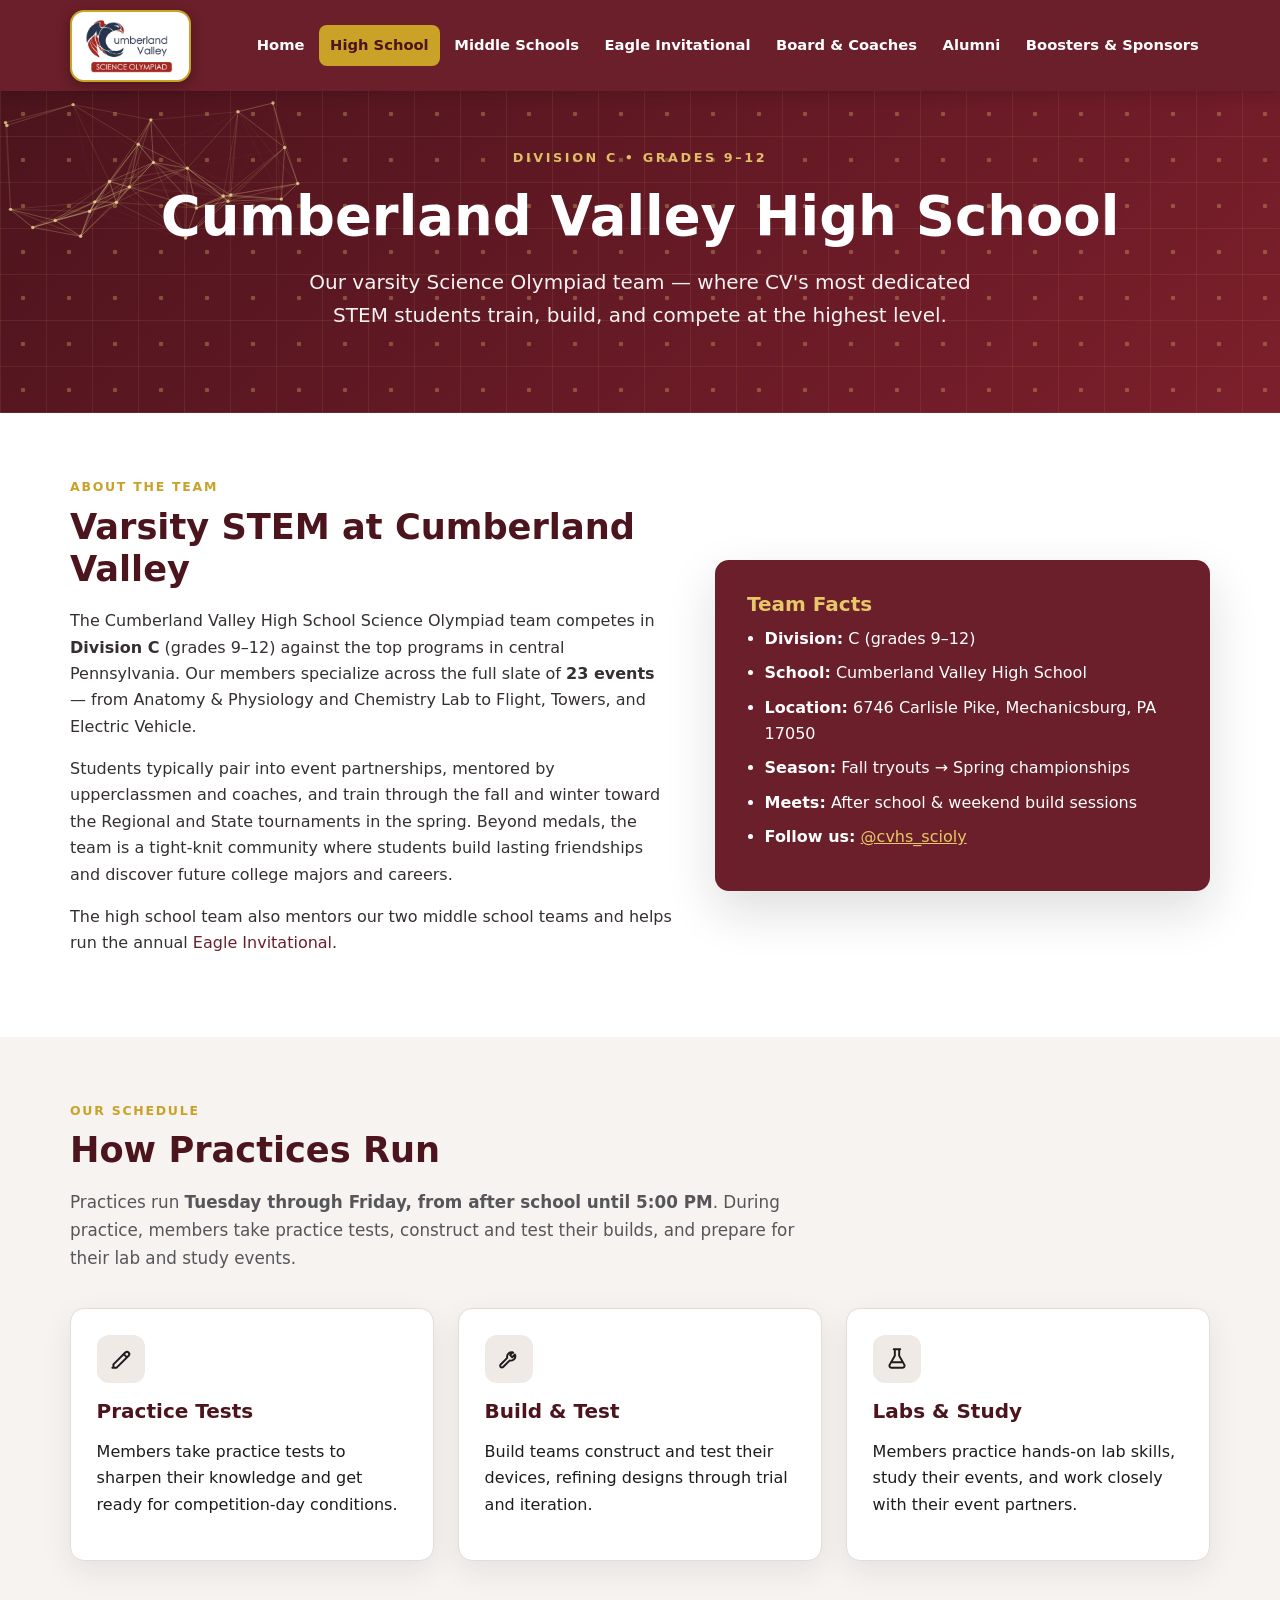
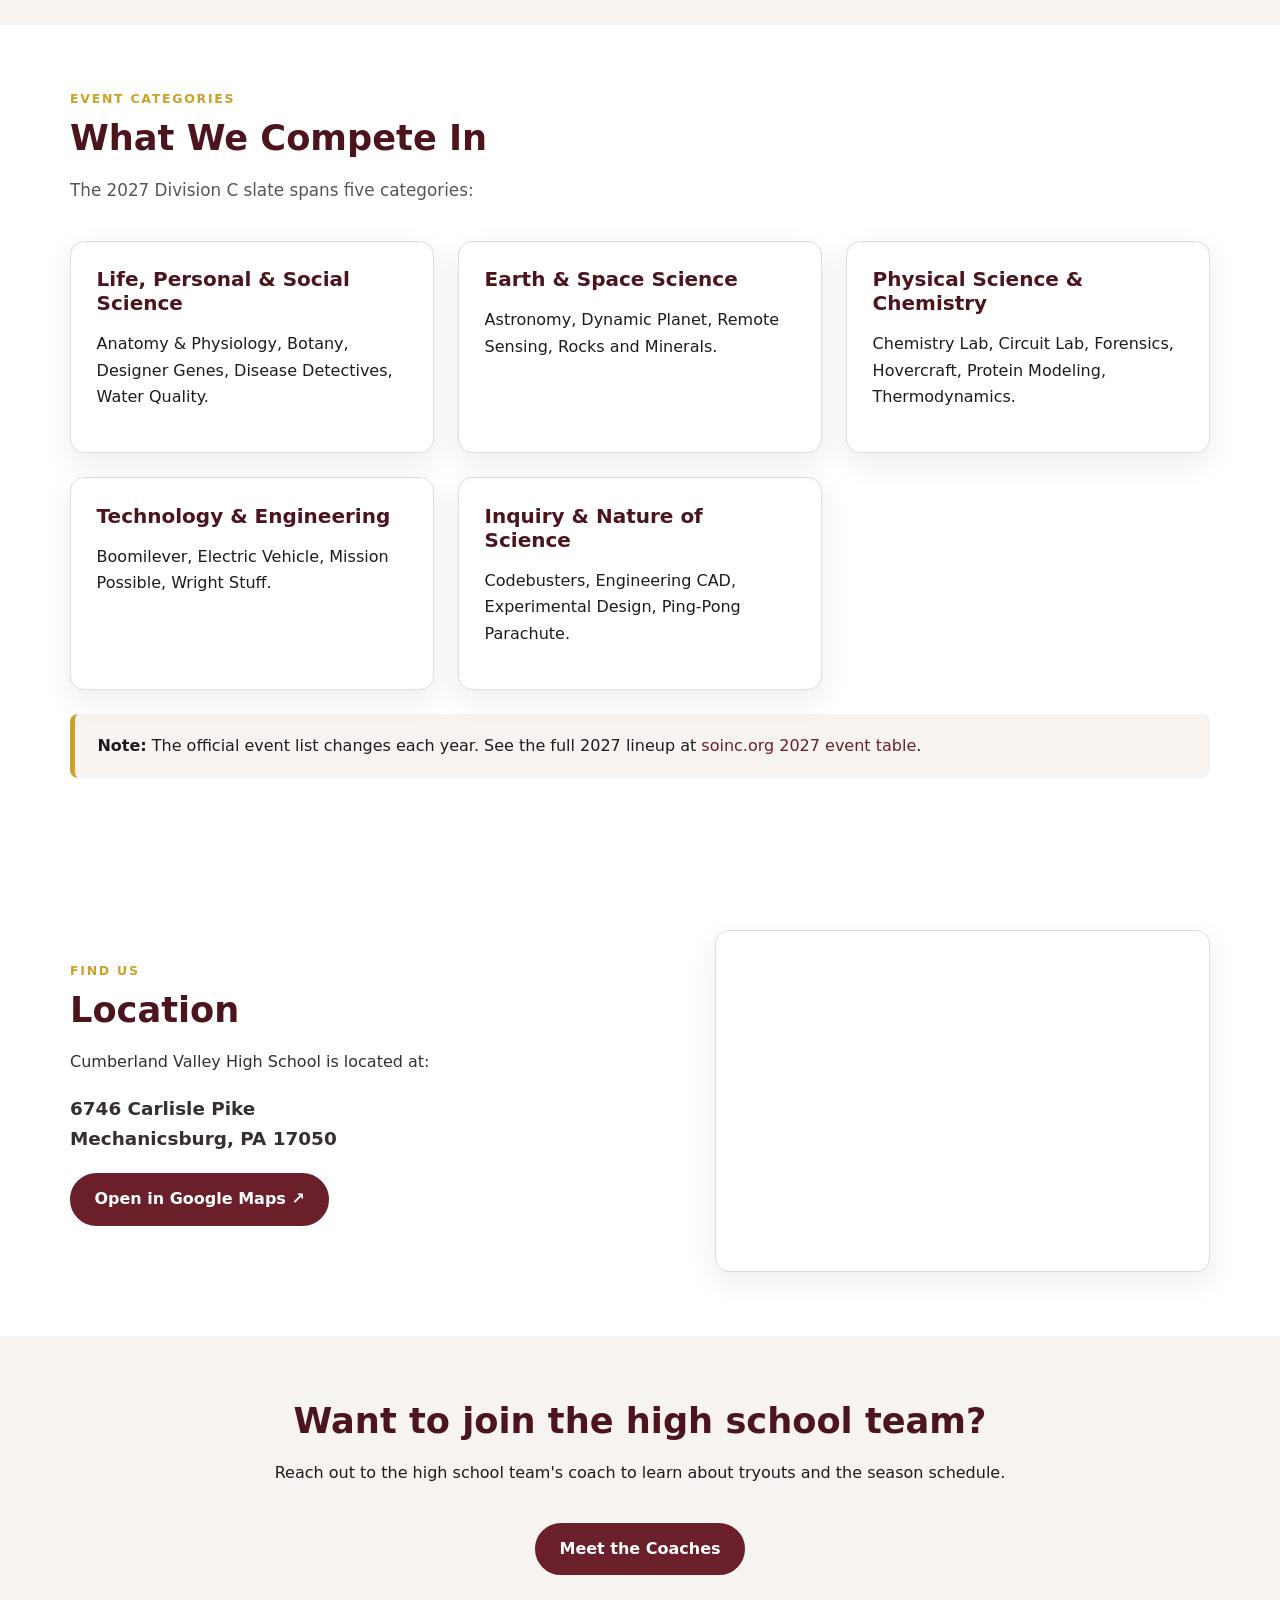
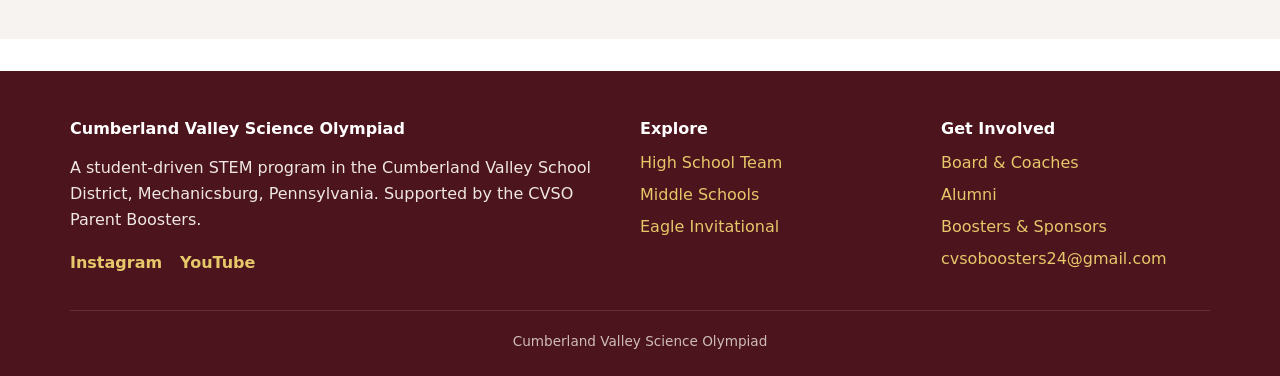
<file: cvhs.html>
<!DOCTYPE html>
<html lang="en">
<head>
  <meta charset="UTF-8" />
  <meta name="viewport" content="width=device-width, initial-scale=1.0" />
  <meta http-equiv="Cache-Control" content="no-cache, no-store, must-revalidate" />
  <meta http-equiv="Pragma" content="no-cache" />
  <meta http-equiv="Expires" content="0" />
  <title>Cumberland Valley High School Team | CV Science Olympiad</title>
  <meta name="description" content="The Cumberland Valley High School Science Olympiad team — Division C events, tryouts, practice, and competition." />
  <link rel="icon" type="image/jpeg" href="assets/logo.jpg" />
  <link rel="stylesheet" href="css/style.css" />
</head>
<body>
  <header class="site-header">
    <div class="wrap nav">
      <a href="index.html" class="brand">
        <img class="brand-logo" src="assets/logo.jpg" alt="Cumberland Valley Science Olympiad" />
      </a>
      <button class="nav-toggle" aria-label="Toggle navigation" aria-expanded="false">&#9776;</button>
      <ul class="nav-links">
        <li><a href="index.html">Home</a></li>
        <li><a href="cvhs.html">High School</a></li>
        <li><a href="middle-schools.html">Middle Schools</a></li>
        <li><a href="eagle-invitational.html">Eagle Invitational</a></li>
        <li><a href="board.html">Board &amp; Coaches</a></li>
        <li><a href="alumni.html">Alumni</a></li>
        <li><a href="boosters.html">Boosters &amp; Sponsors</a></li>
      </ul>
    </div>
  </header>

  <section class="hero compact hero-hs">
    <canvas class="hero-net" data-rgb="240,224,150" aria-hidden="true"></canvas>
    <div class="wrap">
      <p class="kicker">Division C &bull; Grades 9&ndash;12</p>
      <h1>Cumberland Valley High School</h1>
      <p>Our varsity Science Olympiad team &mdash; where CV's most dedicated STEM students train, build, and compete at the highest level.</p>
    </div>
  </section>

  <section class="section">
    <div class="wrap feature">
      <div class="prose">
        <div class="eyebrow">About the Team</div>
        <h2>Varsity STEM at Cumberland Valley</h2>
        <p>The Cumberland Valley High School Science Olympiad team competes in <strong>Division C</strong> (grades 9&ndash;12) against the top programs in central Pennsylvania. Our members specialize across the full slate of <strong>23 events</strong> &mdash; from Anatomy &amp; Physiology and Chemistry Lab to Flight, Towers, and Electric Vehicle.</p>
        <p>Students typically pair into event partnerships, mentored by upperclassmen and coaches, and train through the fall and winter toward the Regional and State tournaments in the spring. Beyond medals, the team is a tight-knit community where students build lasting friendships and discover future college majors and careers.</p>
        <p>The high school team also mentors our two middle school teams and helps run the annual <a href="eagle-invitational.html">Eagle Invitational</a>.</p>
      </div>
      <div class="panel">
        <h3>Team Facts</h3>
        <ul>
          <li><strong>Division:</strong> C (grades 9&ndash;12)</li>
          <li><strong>School:</strong> Cumberland Valley High School</li>
          <li><strong>Location:</strong> 6746 Carlisle Pike, Mechanicsburg, PA 17050</li>
          <li><strong>Season:</strong> Fall tryouts &rarr; Spring championships</li>
          <li><strong>Meets:</strong> After school &amp; weekend build sessions</li>
          <li><strong>Follow us:</strong> <a href="https://www.instagram.com/cvhs_scioly" target="_blank" rel="noopener">@cvhs_scioly</a></li>
        </ul>
      </div>
    </div>
  </section>

  <section class="section alt">
    <div class="wrap">
      <div class="section-head">
        <div class="eyebrow">Our Schedule</div>
        <h2>How Practices Run</h2>
        <p>Practices run <strong>Tuesday through Friday, from after school until 5:00 PM</strong>. During practice, members take practice tests, construct and test their builds, and prepare for their lab and study events.</p>
      </div>
      <div class="grid cols-3">
        <div class="card"><div class="ico"><svg viewBox="0 0 24 24" fill="none" stroke="currentColor" stroke-width="1.8" stroke-linecap="round" stroke-linejoin="round"><path d="M4 20h4L19 9a2 2 0 0 0-3-3L5 17v3Z"/><path d="m14.5 7.5 2.5 2.5"/></svg></div><h3>Practice Tests</h3><p>Members take practice tests to sharpen their knowledge and get ready for competition-day conditions.</p></div>
        <div class="card"><div class="ico"><svg viewBox="0 0 24 24" fill="none" stroke="currentColor" stroke-width="1.8" stroke-linecap="round" stroke-linejoin="round"><path d="M15.8 6.2a4 4 0 0 0-5.4 4.8l-6.1 6.1a1.6 1.6 0 0 0 2.3 2.3l6.1-6.1a4 4 0 0 0 4.8-5.4l-2.5 2.5-2-2 2.5-2.5Z"/></svg></div><h3>Build &amp; Test</h3><p>Build teams construct and test their devices, refining designs through trial and iteration.</p></div>
        <div class="card"><div class="ico"><svg viewBox="0 0 24 24" fill="none" stroke="currentColor" stroke-width="1.8" stroke-linecap="round" stroke-linejoin="round"><path d="M9 3h6M10 3v6l-4.7 8.2A1.8 1.8 0 0 0 6.9 20h10.2a1.8 1.8 0 0 0 1.6-2.8L14 9V3"/><path d="M7.5 15h9"/></svg></div><h3>Labs &amp; Study</h3><p>Members practice hands-on lab skills, study their events, and work closely with their event partners.</p></div>
      </div>
    </div>
  </section>

  <section class="section">
    <div class="wrap">
      <div class="section-head">
        <div class="eyebrow">Event Categories</div>
        <h2>What We Compete In</h2>
        <p>The 2027 Division C slate spans five categories:</p>
      </div>
      <div class="grid cols-3">
        <div class="card"><h3>Life, Personal &amp; Social Science</h3><p>Anatomy &amp; Physiology, Botany, Designer Genes, Disease Detectives, Water Quality.</p></div>
        <div class="card"><h3>Earth &amp; Space Science</h3><p>Astronomy, Dynamic Planet, Remote Sensing, Rocks and Minerals.</p></div>
        <div class="card"><h3>Physical Science &amp; Chemistry</h3><p>Chemistry Lab, Circuit Lab, Forensics, Hovercraft, Protein Modeling, Thermodynamics.</p></div>
        <div class="card"><h3>Technology &amp; Engineering</h3><p>Boomilever, Electric Vehicle, Mission Possible, Wright Stuff.</p></div>
        <div class="card"><h3>Inquiry &amp; Nature of Science</h3><p>Codebusters, Engineering CAD, Experimental Design, Ping-Pong Parachute.</p></div>
      </div>
      <div class="callout">
        <strong>Note:</strong> The official event list changes each year. See the full 2027 lineup at
        <a href="https://www.soinc.org/events/2027-event-table" target="_blank" rel="noopener">soinc.org 2027 event table</a>.
      </div>
    </div>
  </section>

  <section class="section">
    <div class="wrap feature">
      <div class="prose">
        <div class="eyebrow">Find Us</div>
        <h2>Location</h2>
        <p>Cumberland Valley High School is located at:</p>
        <p style="font-size:1.15rem;"><strong>6746 Carlisle Pike<br />Mechanicsburg, PA 17050</strong></p>
        <p><a class="btn solid" href="https://www.google.com/maps/search/?api=1&amp;query=6746+Carlisle+Pike+Mechanicsburg+PA+17050" target="_blank" rel="noopener">Open in Google Maps &nearr;</a></p>
      </div>
      <div class="card" style="padding:0; overflow:hidden;">
        <iframe
          title="Map to Cumberland Valley High School"
          src="https://www.google.com/maps?q=6746+Carlisle+Pike+Mechanicsburg+PA+17050&amp;output=embed"
          style="width:100%; height:340px; border:0; display:block;"
          loading="lazy" referrerpolicy="no-referrer-when-downgrade"></iframe>
      </div>
    </div>
  </section>

  <section class="section alt">
    <div class="wrap" style="text-align:center">
      <h2>Want to join the high school team?</h2>
      <p class="section-head" style="margin-inline:auto">Reach out to the high school team's coach to learn about tryouts and the season schedule.</p>
      <div class="btn-row">
        <a class="btn solid" href="board.html">Meet the Coaches</a>
      </div>
    </div>
  </section>

  <footer class="site-footer">
    <div class="wrap footer-grid">
      <div>
        <h4>Cumberland Valley Science Olympiad</h4>
        <p>A student-driven STEM program in the Cumberland Valley School District, Mechanicsburg, Pennsylvania. Supported by the CVSO Parent Boosters.</p>
        <div class="socials">
          <a href="https://www.instagram.com/cvhs_scioly" target="_blank" rel="noopener">Instagram</a>
          <a href="https://www.youtube.com/channel/UCfL6KHYoZkcw92uckgY2XRw" target="_blank" rel="noopener">YouTube</a>
        </div>
      </div>
      <div>
        <h4>Explore</h4>
        <ul>
          <li><a href="cvhs.html">High School Team</a></li>
          <li><a href="middle-schools.html">Middle Schools</a></li>
          <li><a href="eagle-invitational.html">Eagle Invitational</a></li>
        </ul>
      </div>
      <div>
        <h4>Get Involved</h4>
        <ul>
          <li><a href="board.html">Board &amp; Coaches</a></li>
          <li><a href="alumni.html">Alumni</a></li>
          <li><a href="boosters.html">Boosters &amp; Sponsors</a></li>
          <li><a href="mailto:cvsoboosters24@gmail.com">cvsoboosters24@gmail.com</a></li>
        </ul>
      </div>
    </div>
    <div class="wrap footer-bottom">
      Cumberland Valley Science Olympiad
    </div>
  </footer>
  <script src="js/main.js"></script>
  <script>document.getElementById('year').textContent = new Date().getFullYear();</script>
</body>
</html>
</file>
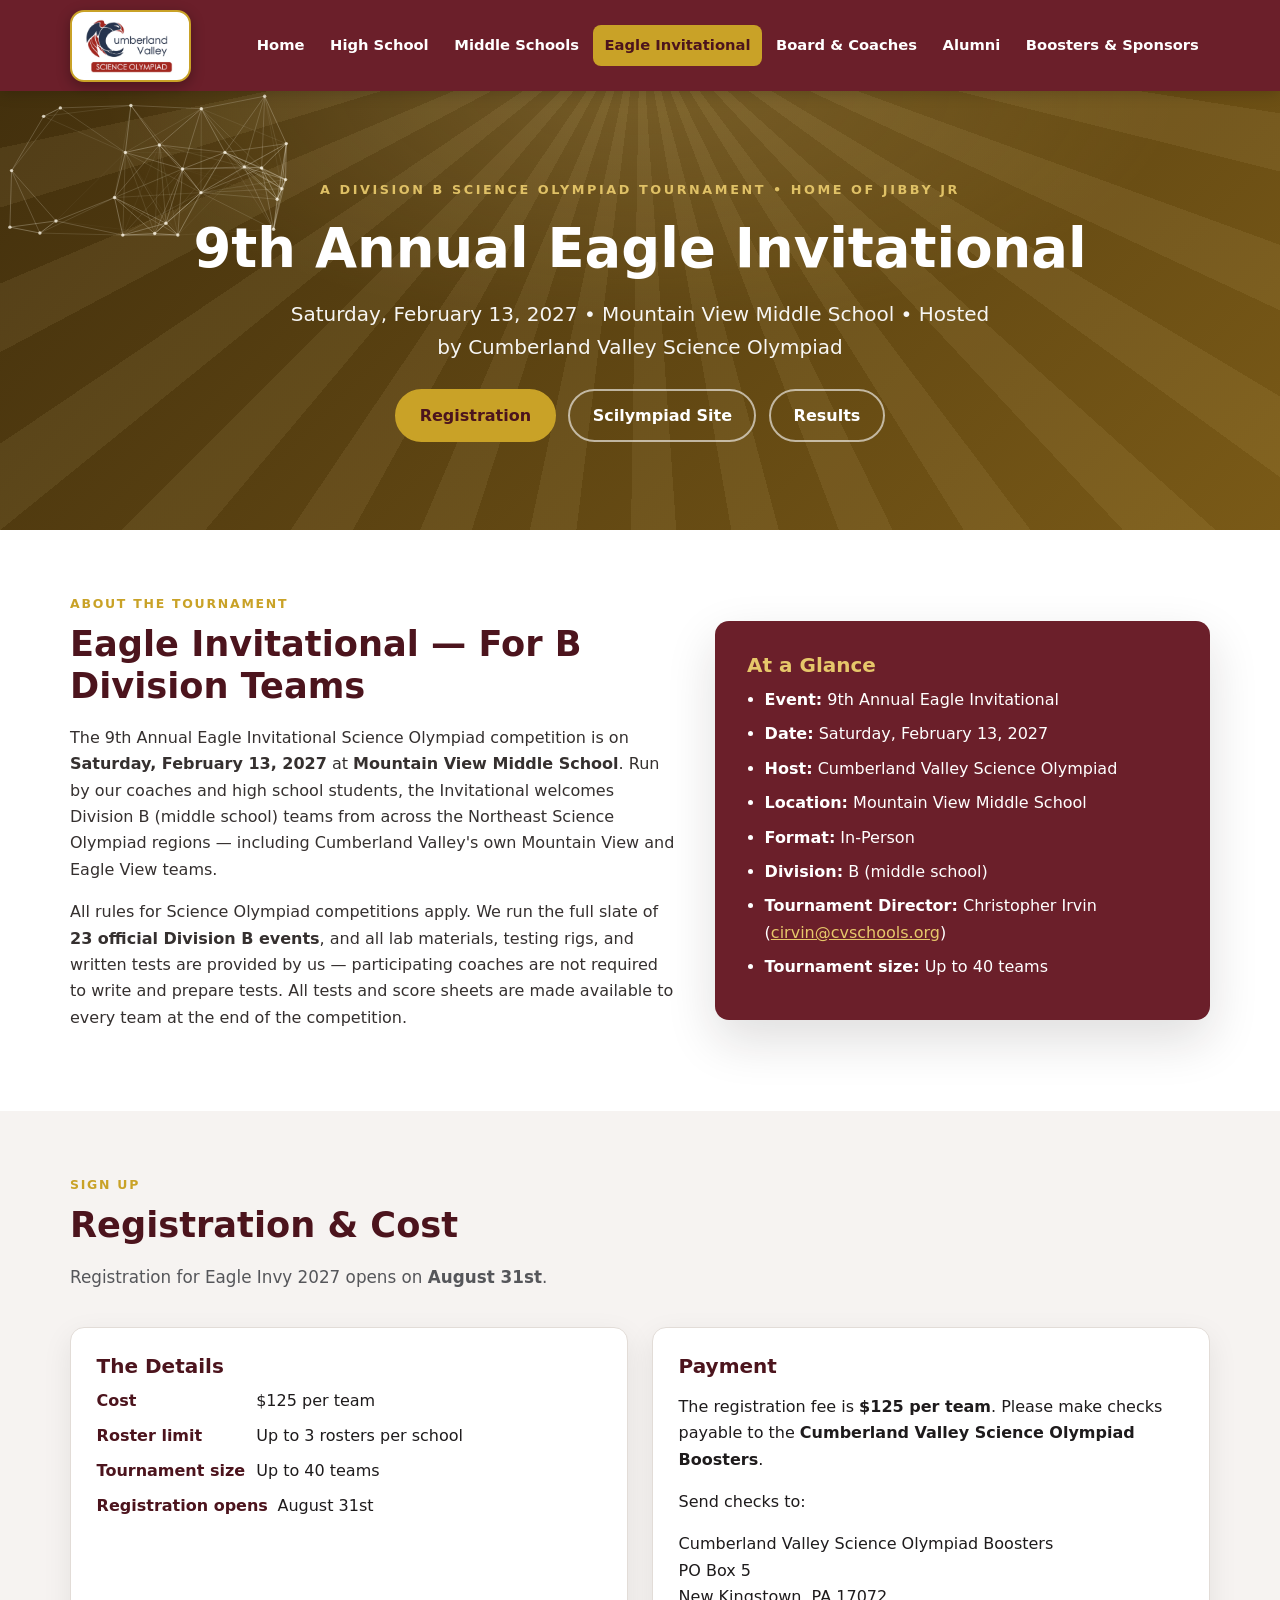
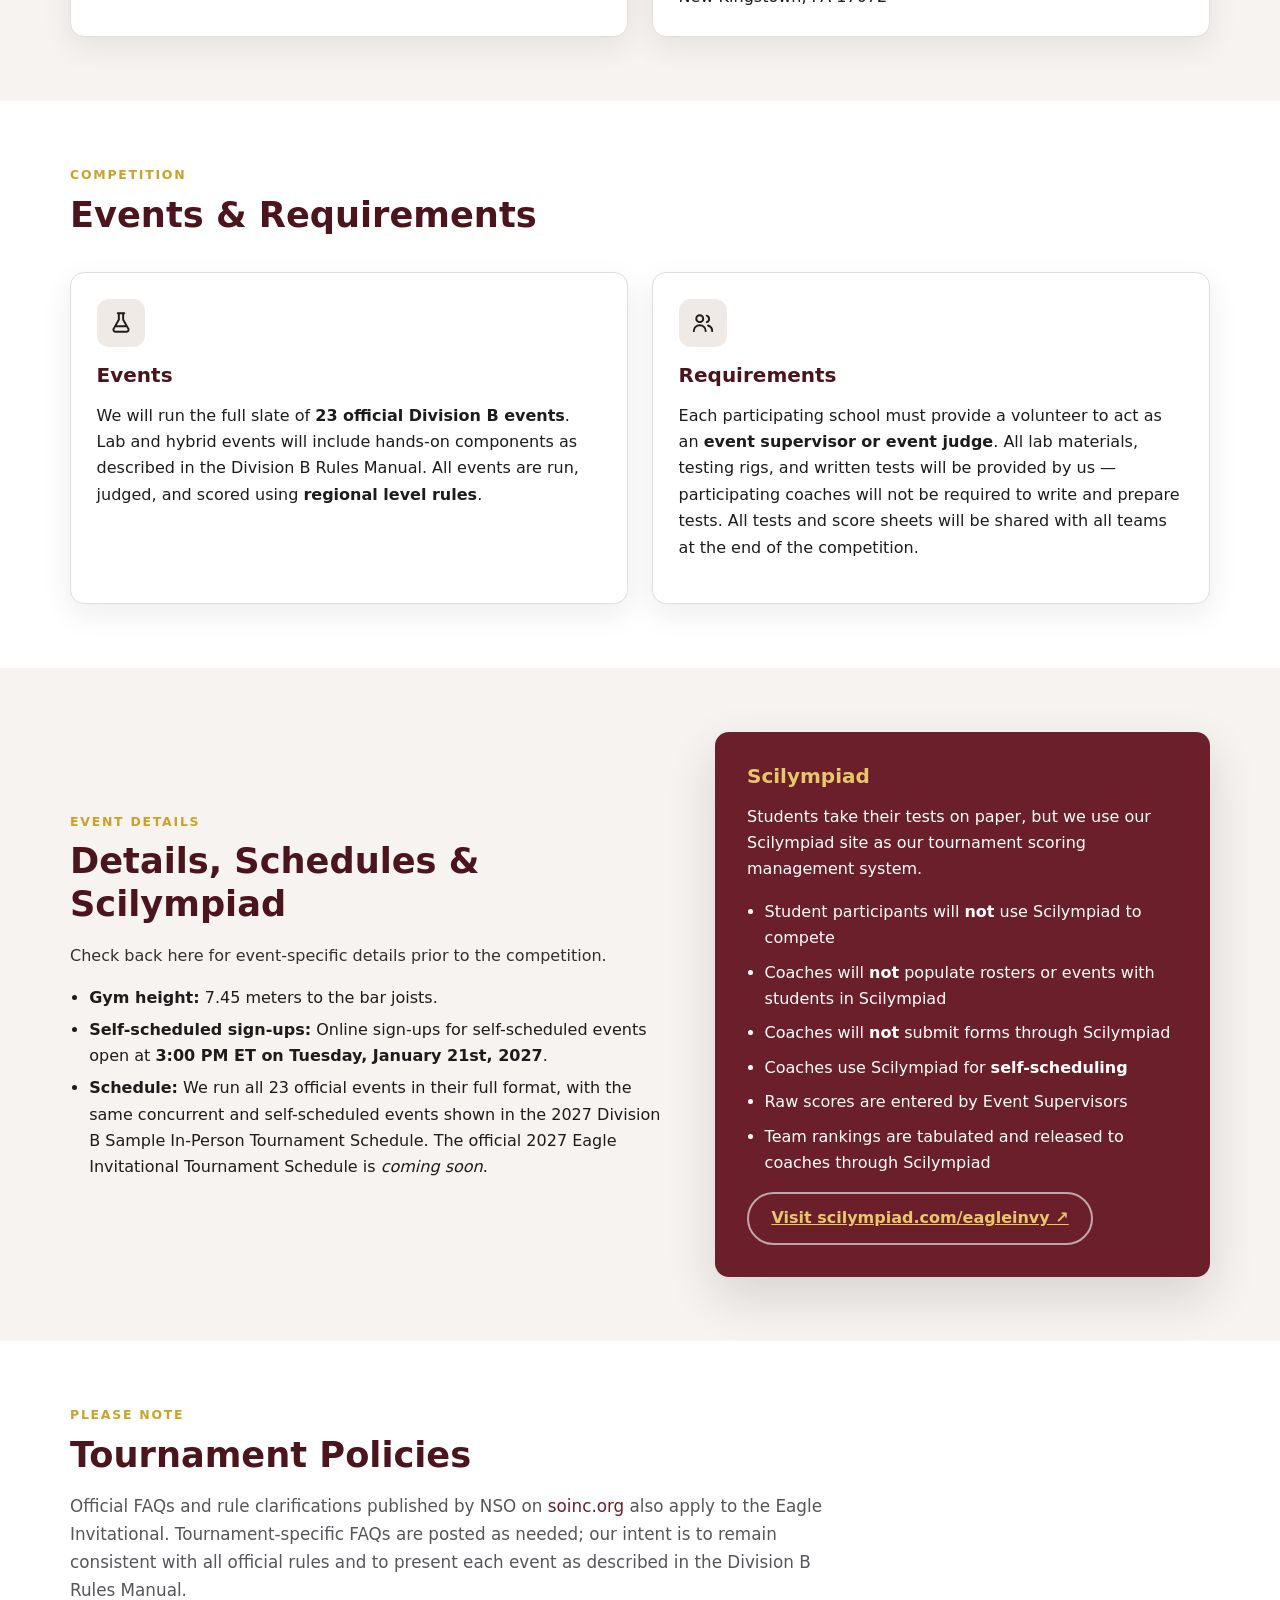
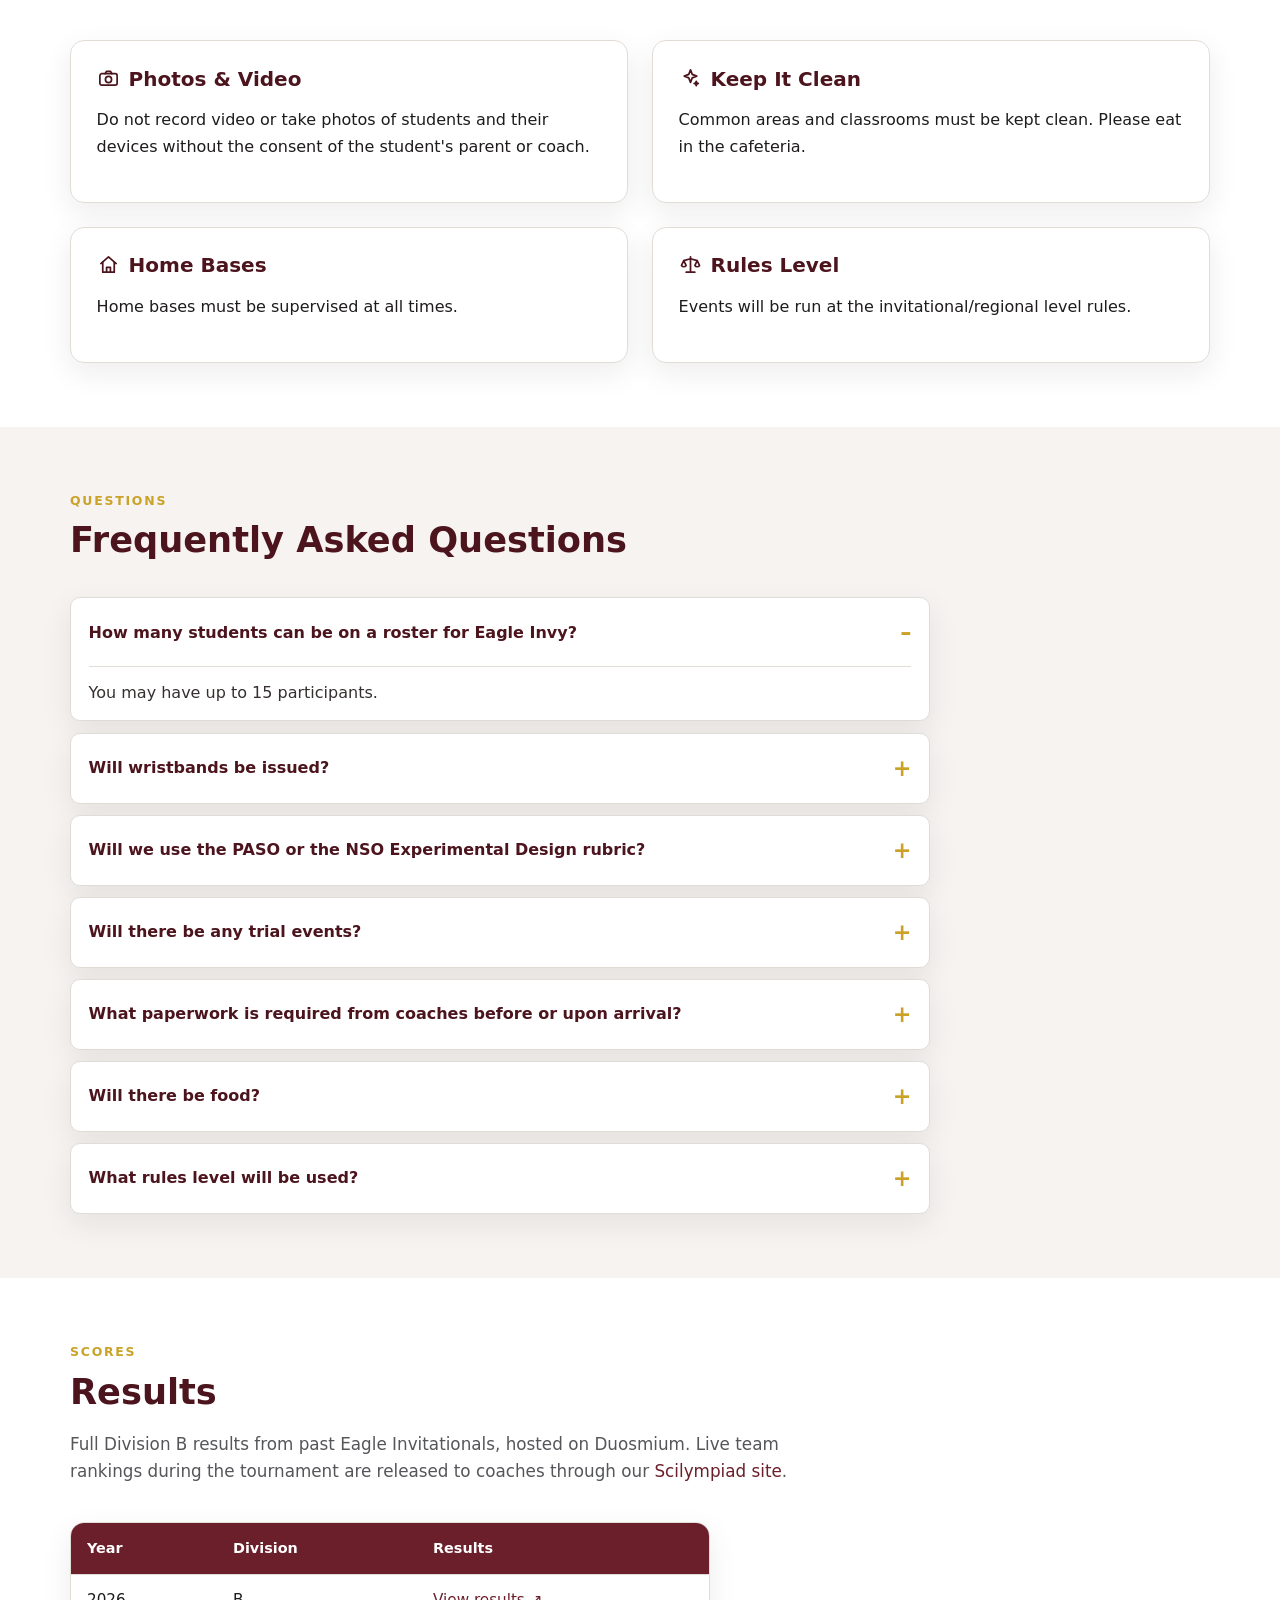
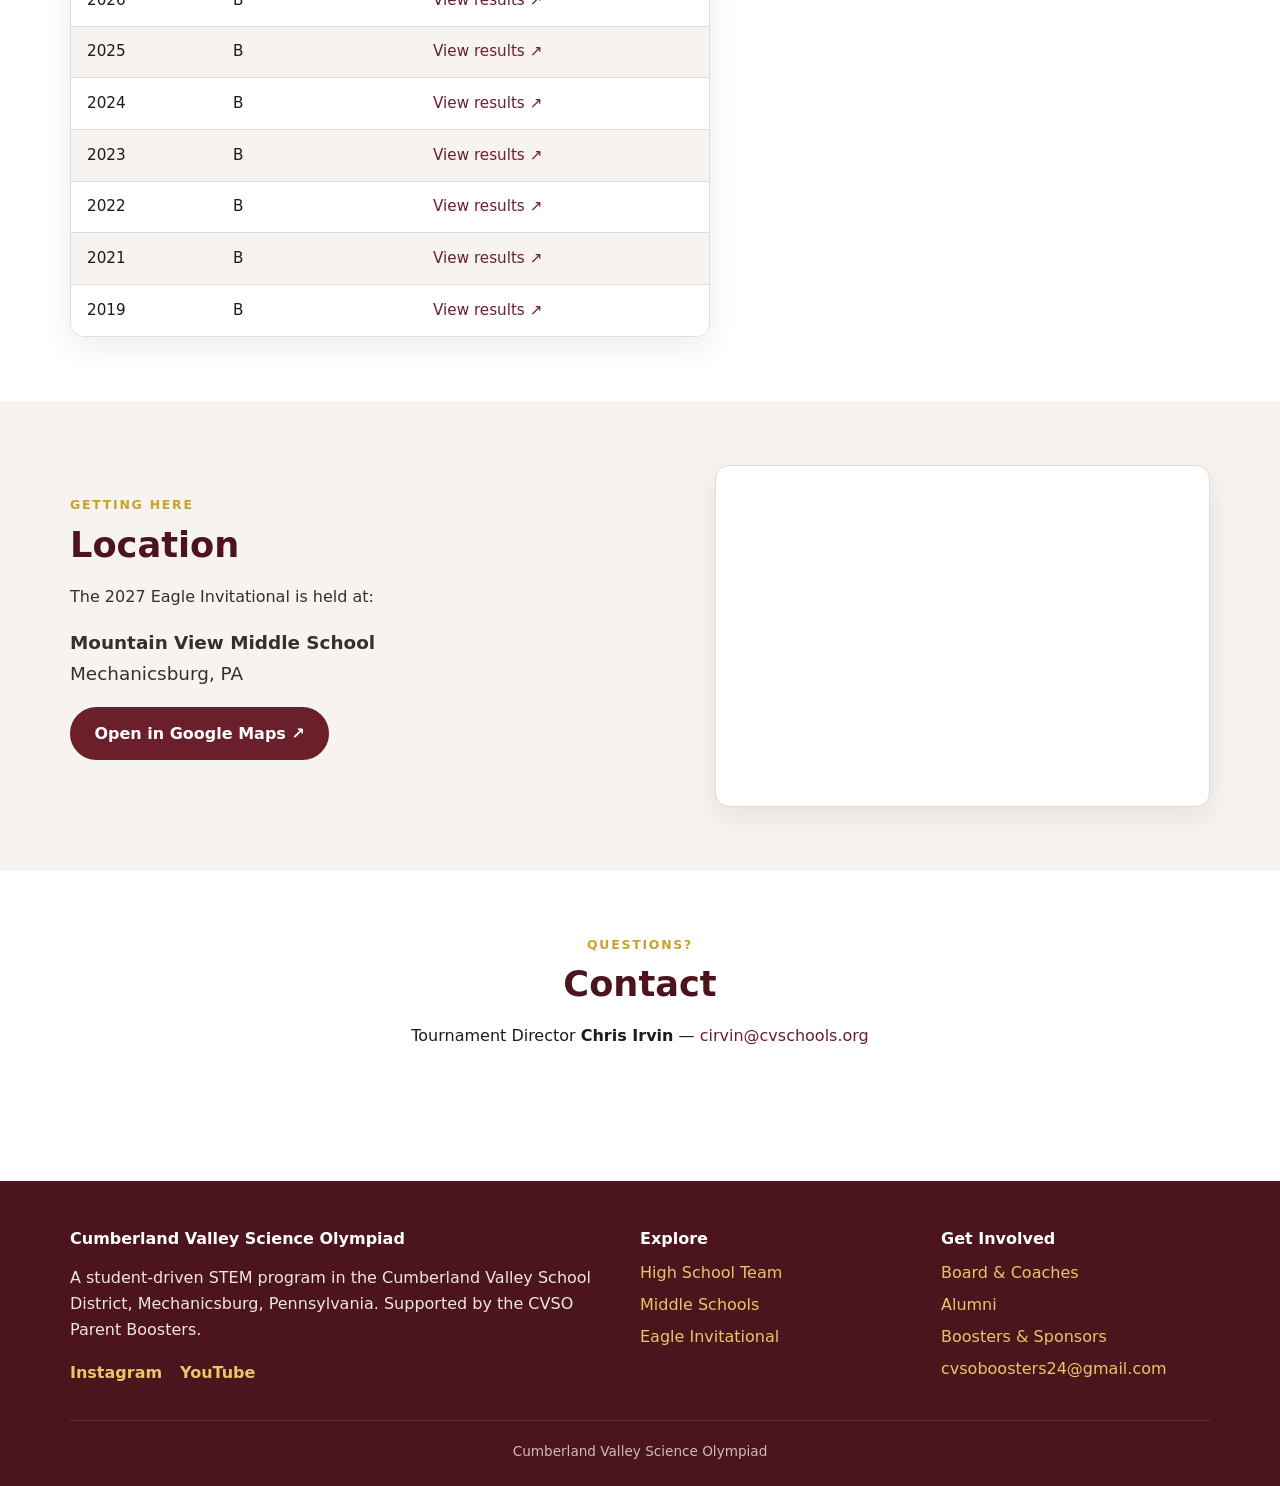
<file: eagle-invitational.html>
<!DOCTYPE html>
<html lang="en">
<head>
  <meta charset="UTF-8" />
  <meta name="viewport" content="width=device-width, initial-scale=1.0" />
  <meta http-equiv="Cache-Control" content="no-cache, no-store, must-revalidate" />
  <meta http-equiv="Pragma" content="no-cache" />
  <meta http-equiv="Expires" content="0" />
  <title>Eagle Invitational | CV Science Olympiad</title>
  <meta name="description" content="The 9th Annual Eagle Invitational — a Division B Science Olympiad tournament hosted by Cumberland Valley on Saturday, February 13, 2027 at Mountain View Middle School." />
  <link rel="icon" type="image/jpeg" href="assets/logo.jpg" />
  <link rel="stylesheet" href="css/style.css" />
</head>
<body>
  <header class="site-header">
    <div class="wrap nav">
      <a href="index.html" class="brand">
        <img class="brand-logo" src="assets/logo.jpg" alt="Cumberland Valley Science Olympiad" />
      </a>
      <button class="nav-toggle" aria-label="Toggle navigation" aria-expanded="false">&#9776;</button>
      <ul class="nav-links">
        <li><a href="index.html">Home</a></li>
        <li><a href="cvhs.html">High School</a></li>
        <li><a href="middle-schools.html">Middle Schools</a></li>
        <li><a href="eagle-invitational.html">Eagle Invitational</a></li>
        <li><a href="board.html">Board &amp; Coaches</a></li>
        <li><a href="alumni.html">Alumni</a></li>
        <li><a href="boosters.html">Boosters &amp; Sponsors</a></li>
      </ul>
    </div>
  </header>

  <section class="hero hero-eagle">
    <canvas class="hero-net" data-rgb="255,250,235" aria-hidden="true"></canvas>
    <div class="wrap">
      <p class="kicker">A Division B Science Olympiad Tournament &bull; Home of Jibby Jr</p>
      <h1>9th Annual Eagle Invitational</h1>
      <p>Saturday, February 13, 2027 &bull; Mountain View Middle School &bull; Hosted by Cumberland Valley Science Olympiad</p>
      <div class="btn-row">
        <a class="btn" href="#registration">Registration</a>
        <a class="btn ghost" href="https://scilympiad.com/eagleinvy" target="_blank" rel="noopener">Scilympiad Site</a>
        <a class="btn ghost" href="#results">Results</a>
      </div>
    </div>
  </section>

  <!-- Overview + At a Glance -->
  <section class="section" id="info">
    <div class="wrap feature">
      <div class="prose">
        <div class="eyebrow">About the Tournament</div>
        <h2>Eagle Invitational &mdash; For B Division Teams</h2>
        <p>The 9th Annual Eagle Invitational Science Olympiad competition is on <strong>Saturday, February 13, 2027</strong> at <strong>Mountain View Middle School</strong>. Run by our coaches and high school students, the Invitational welcomes Division B (middle school) teams from across the Northeast Science Olympiad regions &mdash; including Cumberland Valley's own Mountain View and Eagle View teams.</p>
        <p>All rules for Science Olympiad competitions apply. We run the full slate of <strong>23 official Division B events</strong>, and all lab materials, testing rigs, and written tests are provided by us &mdash; participating coaches are not required to write and prepare tests. All tests and score sheets are made available to every team at the end of the competition.</p>
      </div>
      <div class="panel">
        <h3>At a Glance</h3>
        <ul>
          <li><strong>Event:</strong> 9th Annual Eagle Invitational</li>
          <li><strong>Date:</strong> Saturday, February 13, 2027</li>
          <li><strong>Host:</strong> Cumberland Valley Science Olympiad</li>
          <li><strong>Location:</strong> Mountain View Middle School</li>
          <li><strong>Format:</strong> In-Person</li>
          <li><strong>Division:</strong> B (middle school)</li>
          <li><strong>Tournament Director:</strong> Christopher Irvin (<a href="mailto:cirvin@cvschools.org">cirvin@cvschools.org</a>)</li>
          <li><strong>Tournament size:</strong> Up to 40 teams</li>
        </ul>
      </div>
    </div>
  </section>

  <!-- Registration -->
  <section class="section alt" id="registration">
    <div class="wrap">
      <div class="section-head">
        <div class="eyebrow">Sign Up</div>
        <h2>Registration &amp; Cost</h2>
        <p>Registration for Eagle Invy 2027 opens on <strong>August 31st</strong>.</p>
      </div>
      <div class="grid cols-2">
        <div class="card">
          <h3>The Details</h3>
          <ul class="kv">
            <li><span class="k">Cost</span><span>$125 per team</span></li>
            <li><span class="k">Roster limit</span><span>Up to 3 rosters per school</span></li>
            <li><span class="k">Tournament size</span><span>Up to 40 teams</span></li>
            <li><span class="k">Registration opens</span><span>August 31st</span></li>
          </ul>
        </div>
        <div class="card">
          <h3>Payment</h3>
          <p>The registration fee is <strong>$125 per team</strong>. Please make checks payable to the <strong>Cumberland Valley Science Olympiad Boosters</strong>.</p>
          <p>Send checks to:</p>
          <p style="margin:0;">Cumberland Valley Science Olympiad Boosters<br />PO Box 5<br />New Kingstown, PA 17072</p>
        </div>
      </div>
    </div>
  </section>

  <!-- Events & Requirements -->
  <section class="section">
    <div class="wrap">
      <div class="section-head">
        <div class="eyebrow">Competition</div>
        <h2>Events &amp; Requirements</h2>
      </div>
      <div class="grid cols-2">
        <div class="card">
          <div class="ico"><svg viewBox="0 0 24 24" fill="none" stroke="currentColor" stroke-width="1.8" stroke-linecap="round" stroke-linejoin="round"><path d="M9 3h6M10 3v6l-4.7 8.2A1.8 1.8 0 0 0 6.9 20h10.2a1.8 1.8 0 0 0 1.6-2.8L14 9V3"/><path d="M7.5 15h9"/></svg></div>
          <h3>Events</h3>
          <p>We will run the full slate of <strong>23 official Division B events</strong>. Lab and hybrid events will include hands-on components as described in the Division B Rules Manual. All events are run, judged, and scored using <strong>regional level rules</strong>.</p>
        </div>
        <div class="card">
          <div class="ico"><svg viewBox="0 0 24 24" fill="none" stroke="currentColor" stroke-width="1.8" stroke-linecap="round" stroke-linejoin="round"><circle cx="9" cy="8" r="3.2"/><path d="M3.5 19.5a5.5 5.5 0 0 1 11 0"/><path d="M15.5 5.2a3.2 3.2 0 0 1 0 6"/><path d="M20.5 19.5a5.5 5.5 0 0 0-3.8-5.2"/></svg></div>
          <h3>Requirements</h3>
          <p>Each participating school must provide a volunteer to act as an <strong>event supervisor or event judge</strong>. All lab materials, testing rigs, and written tests will be provided by us &mdash; participating coaches will not be required to write and prepare tests. All tests and score sheets will be shared with all teams at the end of the competition.</p>
        </div>
      </div>
    </div>
  </section>

  <!-- Event details & Scilympiad -->
  <section class="section alt">
    <div class="wrap feature">
      <div class="prose">
        <div class="eyebrow">Event Details</div>
        <h2>Details, Schedules &amp; Scilympiad</h2>
        <p>Check back here for event-specific details prior to the competition.</p>
        <ul>
          <li><strong>Gym height:</strong> 7.45 meters to the bar joists.</li>
          <li><strong>Self-scheduled sign-ups:</strong> Online sign-ups for self-scheduled events open at <strong>3:00 PM ET on Tuesday, January 21st, 2027</strong>.</li>
          <li><strong>Schedule:</strong> We run all 23 official events in their full format, with the same concurrent and self-scheduled events shown in the 2027 Division B Sample In-Person Tournament Schedule. The official 2027 Eagle Invitational Tournament Schedule is <em>coming soon</em>.</li>
        </ul>
      </div>
      <div class="panel">
        <h3>Scilympiad</h3>
        <p>Students take their tests on paper, but we use our Scilympiad site as our tournament scoring management system.</p>
        <ul>
          <li>Student participants will <strong>not</strong> use Scilympiad to compete</li>
          <li>Coaches will <strong>not</strong> populate rosters or events with students in Scilympiad</li>
          <li>Coaches will <strong>not</strong> submit forms through Scilympiad</li>
          <li>Coaches use Scilympiad for <strong>self-scheduling</strong></li>
          <li>Raw scores are entered by Event Supervisors</li>
          <li>Team rankings are tabulated and released to coaches through Scilympiad</li>
        </ul>
        <p style="margin-bottom:0"><a class="btn ghost" href="https://scilympiad.com/eagleinvy" target="_blank" rel="noopener">Visit scilympiad.com/eagleinvy &nearr;</a></p>
      </div>
    </div>
  </section>

  <!-- Tournament policies -->
  <section class="section">
    <div class="wrap">
      <div class="section-head">
        <div class="eyebrow">Please Note</div>
        <h2>Tournament Policies</h2>
        <p>Official FAQs and rule clarifications published by NSO on <a href="https://www.soinc.org" target="_blank" rel="noopener">soinc.org</a> also apply to the Eagle Invitational. Tournament-specific FAQs are posted as needed; our intent is to remain consistent with all official rules and to present each event as described in the Division B Rules Manual.</p>
      </div>
      <div class="grid cols-2">
        <div class="card"><h3><svg viewBox="0 0 24 24" fill="none" stroke="currentColor" stroke-width="1.8" stroke-linecap="round" stroke-linejoin="round" style="width:1.15em;height:1.15em;vertical-align:-.18em;margin-right:.45em"><rect x="3" y="7" width="18" height="12" rx="2"/><path d="M8.5 7 10 4.5h4L15.5 7"/><circle cx="12" cy="13" r="3.2"/></svg>Photos &amp; Video</h3><p>Do not record video or take photos of students and their devices without the consent of the student's parent or coach.</p></div>
        <div class="card"><h3><svg viewBox="0 0 24 24" fill="none" stroke="currentColor" stroke-width="1.8" stroke-linecap="round" stroke-linejoin="round" style="width:1.15em;height:1.15em;vertical-align:-.18em;margin-right:.45em"><path d="M12 3l1.8 4.7L18.5 9.5 13.8 11.3 12 16l-1.8-4.7L5.5 9.5l4.7-1.8Z"/><path d="M18 15l.6 1.6 1.6.6-1.6.6-.6 1.6-.6-1.6-1.6-.6 1.6-.6Z"/></svg>Keep It Clean</h3><p>Common areas and classrooms must be kept clean. Please eat in the cafeteria.</p></div>
        <div class="card"><h3><svg viewBox="0 0 24 24" fill="none" stroke="currentColor" stroke-width="1.8" stroke-linecap="round" stroke-linejoin="round" style="width:1.15em;height:1.15em;vertical-align:-.18em;margin-right:.45em"><path d="M4 11 12 4l8 7"/><path d="M6 9.5V20h12V9.5"/><path d="M10 20v-5h4v5"/></svg>Home Bases</h3><p>Home bases must be supervised at all times.</p></div>
        <div class="card"><h3><svg viewBox="0 0 24 24" fill="none" stroke="currentColor" stroke-width="1.8" stroke-linecap="round" stroke-linejoin="round" style="width:1.15em;height:1.15em;vertical-align:-.18em;margin-right:.45em"><path d="M12 4v16M7.5 20h9"/><path d="m5 8 7-2 7 2"/><path d="M5 8 2.6 13a2.8 2.8 0 0 0 4.8 0L5 8ZM19 8l-2.4 5a2.8 2.8 0 0 0 4.8 0L19 8Z"/></svg>Rules Level</h3><p>Events will be run at the invitational/regional level rules.</p></div>
      </div>
    </div>
  </section>

  <!-- FAQ -->
  <section class="section alt">
    <div class="wrap">
      <div class="section-head">
        <div class="eyebrow">Questions</div>
        <h2>Frequently Asked Questions</h2>
      </div>
      <div class="faq">
        <details open>
          <summary>How many students can be on a roster for Eagle Invy?</summary>
          <p>You may have up to 15 participants.</p>
        </details>
        <details>
          <summary>Will wristbands be issued?</summary>
          <p>Each registered roster will receive 15 official wristbands. Students are required to wear a wristband to compete in an official event. Wristbands are not required for trial events, if held.</p>
        </details>
        <details>
          <summary>Will we use the PASO or the NSO Experimental Design rubric?</summary>
          <p>Because we have teams coming from out-of-state, we will use the rubric published on <a href="https://www.soinc.org" target="_blank" rel="noopener">soinc.org</a>.</p>
        </details>
        <details>
          <summary>Will there be any trial events?</summary>
          <p>No.</p>
        </details>
        <details>
          <summary>What paperwork is required from coaches before or upon arrival?</summary>
          <p>Coaches are required only to sign in at the welcome desk upon arrival. We will not be collecting forms from coaches this year.</p>
        </details>
        <details>
          <summary>Will there be food?</summary>
          <p>Yes. There will be a concession stand for the students and a hospitality lounge for coaches, volunteers, and bus drivers.</p>
        </details>
        <details>
          <summary>What rules level will be used?</summary>
          <p>All events will be run, judged, and scored using the regional level rules.</p>
        </details>
      </div>
    </div>
  </section>

  <!-- Results -->
  <section class="section" id="results">
    <div class="wrap">
      <div class="section-head">
        <div class="eyebrow">Scores</div>
        <h2>Results</h2>
        <p>Full Division B results from past Eagle Invitationals, hosted on Duosmium. Live team rankings during the tournament are released to coaches through our <a href="https://scilympiad.com/eagleinvy" target="_blank" rel="noopener">Scilympiad site</a>.</p>
      </div>
      <div class="table-wrap" style="max-width:640px;">
        <table>
          <thead><tr><th>Year</th><th>Division</th><th>Results</th></tr></thead>
          <tbody>
            <tr><td>2026</td><td>B</td><td><a href="https://www.duosmium.org/results/2026-02-14_eagle_invitational_b/" target="_blank" rel="noopener">View results &nearr;</a></td></tr>
            <tr><td>2025</td><td>B</td><td><a href="https://www.duosmium.org/results/2025-02-08_eagle_invitational_b/" target="_blank" rel="noopener">View results &nearr;</a></td></tr>
            <tr><td>2024</td><td>B</td><td><a href="https://www.duosmium.org/results/2024-02-10_eagle_invitational_b/" target="_blank" rel="noopener">View results &nearr;</a></td></tr>
            <tr><td>2023</td><td>B</td><td><a href="https://www.duosmium.org/results/2023-02-11_eagle_invitational_b/" target="_blank" rel="noopener">View results &nearr;</a></td></tr>
            <tr><td>2022</td><td>B</td><td><a href="https://www.duosmium.org/results/2022-02-12_eagle_invitational_b/" target="_blank" rel="noopener">View results &nearr;</a></td></tr>
            <tr><td>2021</td><td>B</td><td><a href="https://www.duosmium.org/results/2021-02-13_eagle_invitational_b/" target="_blank" rel="noopener">View results &nearr;</a></td></tr>
            <tr><td>2019</td><td>B</td><td><a href="https://www.duosmium.org/results/2019-02-09_eagle_invitational_b/" target="_blank" rel="noopener">View results &nearr;</a></td></tr>
          </tbody>
        </table>
      </div>
    </div>
  </section>

  <!-- Location -->
  <section class="section alt">
    <div class="wrap feature">
      <div class="prose">
        <div class="eyebrow">Getting Here</div>
        <h2>Location</h2>
        <p>The 2027 Eagle Invitational is held at:</p>
        <p style="font-size:1.15rem;"><strong>Mountain View Middle School</strong><br />Mechanicsburg, PA</p>
        <p><a class="btn solid" href="https://www.google.com/maps/search/?api=1&amp;query=Mountain+View+Middle+School+Mechanicsburg+PA" target="_blank" rel="noopener">Open in Google Maps &nearr;</a></p>
      </div>
      <div class="card" style="padding:0; overflow:hidden;">
        <iframe
          title="Map to Mountain View Middle School"
          src="https://www.google.com/maps?q=Mountain+View+Middle+School+Mechanicsburg+PA&amp;output=embed"
          style="width:100%; height:340px; border:0; display:block;"
          loading="lazy" referrerpolicy="no-referrer-when-downgrade"></iframe>
      </div>
    </div>
  </section>

  <!-- Contact -->
  <section class="section">
    <div class="wrap" style="text-align:center">
      <div class="eyebrow">Questions?</div>
      <h2>Contact</h2>
      <p class="section-head" style="margin-inline:auto">Tournament Director <strong>Chris Irvin</strong> &mdash; <a href="mailto:cirvin@cvschools.org">cirvin@cvschools.org</a></p>
    </div>
  </section>

  <footer class="site-footer">
    <div class="wrap footer-grid">
      <div>
        <h4>Cumberland Valley Science Olympiad</h4>
        <p>A student-driven STEM program in the Cumberland Valley School District, Mechanicsburg, Pennsylvania. Supported by the CVSO Parent Boosters.</p>
        <div class="socials">
          <a href="https://www.instagram.com/cvhs_scioly" target="_blank" rel="noopener">Instagram</a>
          <a href="https://www.youtube.com/channel/UCfL6KHYoZkcw92uckgY2XRw" target="_blank" rel="noopener">YouTube</a>
        </div>
      </div>
      <div>
        <h4>Explore</h4>
        <ul>
          <li><a href="cvhs.html">High School Team</a></li>
          <li><a href="middle-schools.html">Middle Schools</a></li>
          <li><a href="eagle-invitational.html">Eagle Invitational</a></li>
        </ul>
      </div>
      <div>
        <h4>Get Involved</h4>
        <ul>
          <li><a href="board.html">Board &amp; Coaches</a></li>
          <li><a href="alumni.html">Alumni</a></li>
          <li><a href="boosters.html">Boosters &amp; Sponsors</a></li>
          <li><a href="mailto:cvsoboosters24@gmail.com">cvsoboosters24@gmail.com</a></li>
        </ul>
      </div>
    </div>
    <div class="wrap footer-bottom">
      Cumberland Valley Science Olympiad
    </div>
  </footer>
  <script src="js/main.js"></script>
  <script>document.getElementById('year').textContent = new Date().getFullYear();</script>
</body>
</html>
</file>
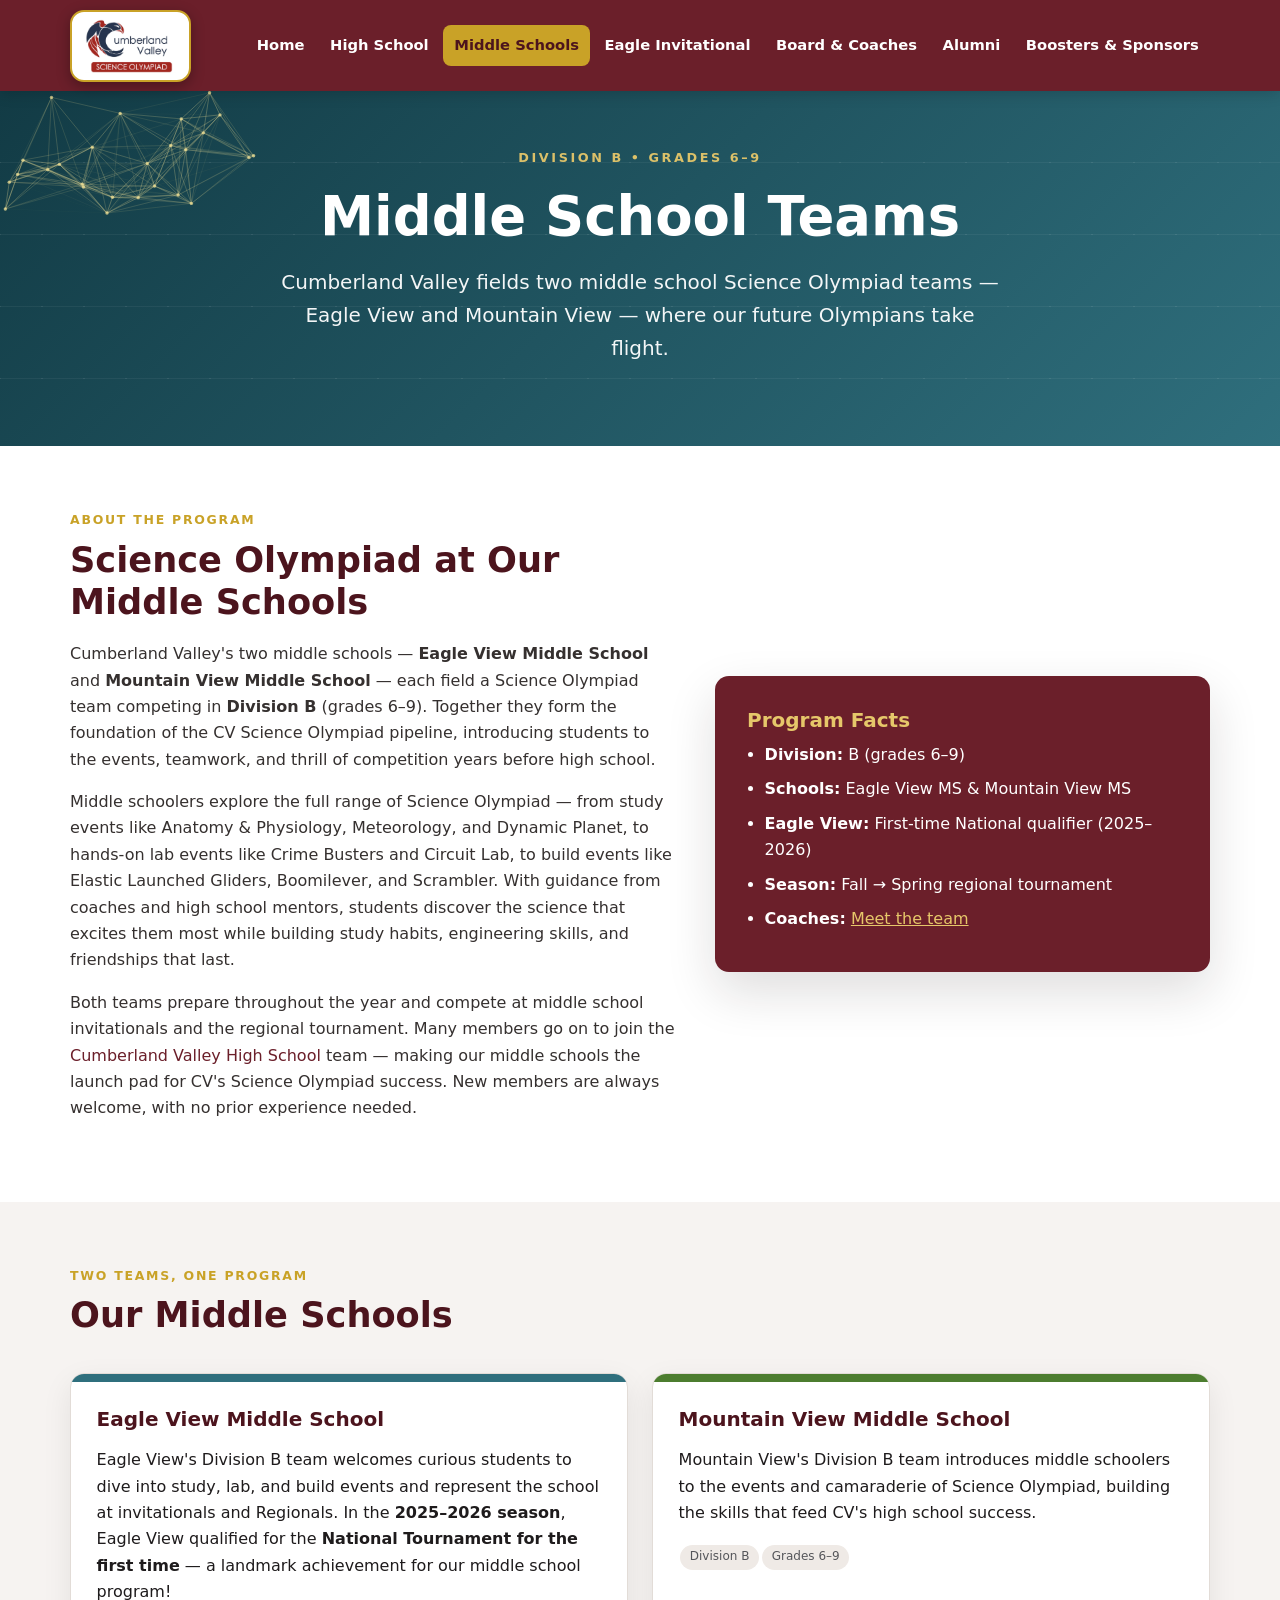
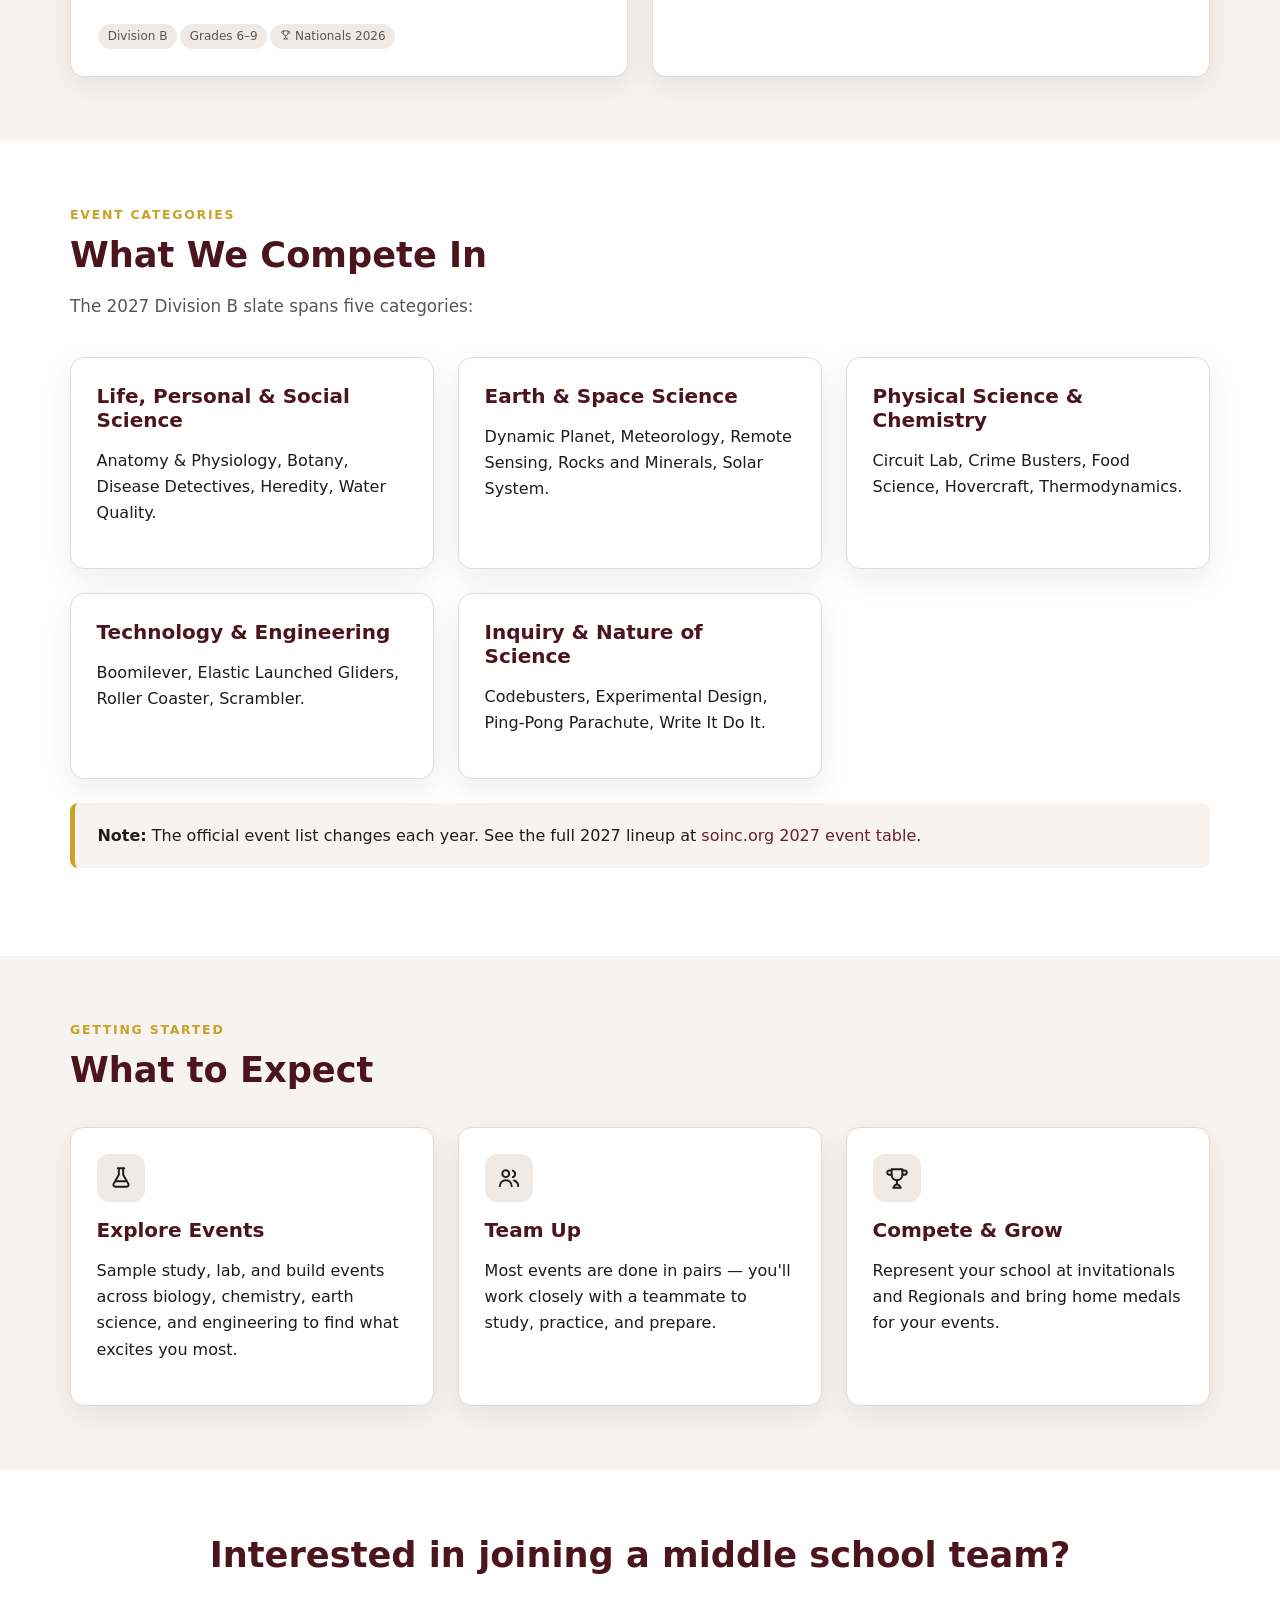
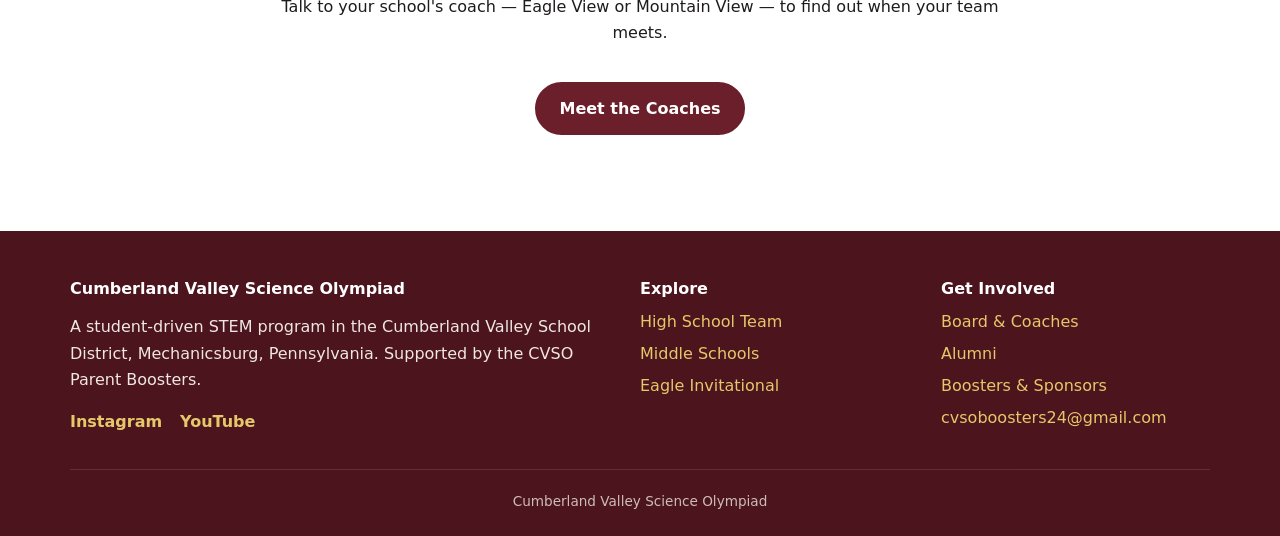
<file: middle-schools.html>
<!DOCTYPE html>
<html lang="en">
<head>
  <meta charset="UTF-8" />
  <meta name="viewport" content="width=device-width, initial-scale=1.0" />
  <meta http-equiv="Cache-Control" content="no-cache, no-store, must-revalidate" />
  <meta http-equiv="Pragma" content="no-cache" />
  <meta http-equiv="Expires" content="0" />
  <title>Middle School Teams | CV Science Olympiad</title>
  <meta name="description" content="The Eagle View and Mountain View Middle School Science Olympiad teams — Division B for grades 6–9." />
  <link rel="icon" type="image/jpeg" href="assets/logo.jpg" />
  <link rel="stylesheet" href="css/style.css" />
</head>
<body>
  <header class="site-header">
    <div class="wrap nav">
      <a href="index.html" class="brand">
        <img class="brand-logo" src="assets/logo.jpg" alt="Cumberland Valley Science Olympiad" />
      </a>
      <button class="nav-toggle" aria-label="Toggle navigation" aria-expanded="false">&#9776;</button>
      <ul class="nav-links">
        <li><a href="index.html">Home</a></li>
        <li><a href="cvhs.html">High School</a></li>
        <li><a href="middle-schools.html">Middle Schools</a></li>
        <li><a href="eagle-invitational.html">Eagle Invitational</a></li>
        <li><a href="board.html">Board &amp; Coaches</a></li>
        <li><a href="alumni.html">Alumni</a></li>
        <li><a href="boosters.html">Boosters &amp; Sponsors</a></li>
      </ul>
    </div>
  </header>

  <section class="hero compact hero-ms">
    <canvas class="hero-net" data-rgb="240,224,150" aria-hidden="true"></canvas>
    <div class="wrap">
      <p class="kicker">Division B &bull; Grades 6&ndash;9</p>
      <h1>Middle School Teams</h1>
      <p>Cumberland Valley fields two middle school Science Olympiad teams &mdash; Eagle View and Mountain View &mdash; where our future Olympians take flight.</p>
    </div>
  </section>

  <section class="section">
    <div class="wrap feature">
      <div class="prose">
        <div class="eyebrow">About the Program</div>
        <h2>Science Olympiad at Our Middle Schools</h2>
        <p>Cumberland Valley's two middle schools &mdash; <strong>Eagle View Middle School</strong> and <strong>Mountain View Middle School</strong> &mdash; each field a Science Olympiad team competing in <strong>Division B</strong> (grades 6&ndash;9). Together they form the foundation of the CV Science Olympiad pipeline, introducing students to the events, teamwork, and thrill of competition years before high school.</p>
        <p>Middle schoolers explore the full range of Science Olympiad &mdash; from study events like Anatomy &amp; Physiology, Meteorology, and Dynamic Planet, to hands-on lab events like Crime Busters and Circuit Lab, to build events like Elastic Launched Gliders, Boomilever, and Scrambler. With guidance from coaches and high school mentors, students discover the science that excites them most while building study habits, engineering skills, and friendships that last.</p>
        <p>Both teams prepare throughout the year and compete at middle school invitationals and the regional tournament. Many members go on to join the <a href="cvhs.html">Cumberland Valley High School</a> team &mdash; making our middle schools the launch pad for CV's Science Olympiad success. New members are always welcome, with no prior experience needed.</p>
      </div>
      <div class="panel">
        <h3>Program Facts</h3>
        <ul>
          <li><strong>Division:</strong> B (grades 6&ndash;9)</li>
          <li><strong>Schools:</strong> Eagle View MS &amp; Mountain View MS</li>
          <li><strong>Eagle View:</strong> First-time National qualifier (2025&ndash;2026)</li>
          <li><strong>Season:</strong> Fall &rarr; Spring regional tournament</li>
          <li><strong>Coaches:</strong> <a href="board.html">Meet the team</a></li>
        </ul>
      </div>
    </div>
  </section>

  <!-- The two teams -->
  <section class="section alt">
    <div class="wrap">
      <div class="section-head">
        <div class="eyebrow">Two Teams, One Program</div>
        <h2>Our Middle Schools</h2>
      </div>
      <div class="grid cols-2">
        <div class="card team-card ev">
          <div class="bar"></div>
          <div class="body">
            <h3>Eagle View Middle School</h3>
            <p>Eagle View's Division B team welcomes curious students to dive into study, lab, and build events and represent the school at invitationals and Regionals. In the <strong>2025&ndash;2026 season</strong>, Eagle View qualified for the <strong>National Tournament for the first time</strong> &mdash; a landmark achievement for our middle school program!</p>
            <span class="tag">Division B</span><span class="tag">Grades 6&ndash;9</span><span class="tag"><svg viewBox="0 0 24 24" fill="none" stroke="currentColor" stroke-width="1.8" stroke-linecap="round" stroke-linejoin="round" style="width:.95em;height:.95em;vertical-align:-.1em;margin-right:.3em"><path d="M7 4h10v5a5 5 0 0 1-10 0V4Z"/><path d="M17 5h2a2 2 0 0 1 0 4h-2M7 5H5a2 2 0 0 0 0 4h2"/><path d="M12 14v3M8.5 21h7M9 21a3 3 0 0 1 6 0"/></svg>Nationals 2026</span>
          </div>
        </div>
        <div class="card team-card mv">
          <div class="bar"></div>
          <div class="body">
            <h3>Mountain View Middle School</h3>
            <p>Mountain View's Division B team introduces middle schoolers to the events and camaraderie of Science Olympiad, building the skills that feed CV's high school success.</p>
            <span class="tag">Division B</span><span class="tag">Grades 6&ndash;9</span>
          </div>
        </div>
      </div>
    </div>
  </section>

  <section class="section">
    <div class="wrap">
      <div class="section-head">
        <div class="eyebrow">Event Categories</div>
        <h2>What We Compete In</h2>
        <p>The 2027 Division B slate spans five categories:</p>
      </div>
      <div class="grid cols-3">
        <div class="card"><h3>Life, Personal &amp; Social Science</h3><p>Anatomy &amp; Physiology, Botany, Disease Detectives, Heredity, Water Quality.</p></div>
        <div class="card"><h3>Earth &amp; Space Science</h3><p>Dynamic Planet, Meteorology, Remote Sensing, Rocks and Minerals, Solar System.</p></div>
        <div class="card"><h3>Physical Science &amp; Chemistry</h3><p>Circuit Lab, Crime Busters, Food Science, Hovercraft, Thermodynamics.</p></div>
        <div class="card"><h3>Technology &amp; Engineering</h3><p>Boomilever, Elastic Launched Gliders, Roller Coaster, Scrambler.</p></div>
        <div class="card"><h3>Inquiry &amp; Nature of Science</h3><p>Codebusters, Experimental Design, Ping-Pong Parachute, Write It Do It.</p></div>
      </div>
      <div class="callout">
        <strong>Note:</strong> The official event list changes each year. See the full 2027 lineup at
        <a href="https://www.soinc.org/events/2027-event-table" target="_blank" rel="noopener">soinc.org 2027 event table</a>.
      </div>
    </div>
  </section>

  <section class="section alt">
    <div class="wrap">
      <div class="section-head">
        <div class="eyebrow">Getting Started</div>
        <h2>What to Expect</h2>
      </div>
      <div class="grid cols-3">
        <div class="card"><div class="ico"><svg viewBox="0 0 24 24" fill="none" stroke="currentColor" stroke-width="1.8" stroke-linecap="round" stroke-linejoin="round"><path d="M9 3h6M10 3v6l-4.7 8.2A1.8 1.8 0 0 0 6.9 20h10.2a1.8 1.8 0 0 0 1.6-2.8L14 9V3"/><path d="M7.5 15h9"/></svg></div><h3>Explore Events</h3><p>Sample study, lab, and build events across biology, chemistry, earth science, and engineering to find what excites you most.</p></div>
        <div class="card"><div class="ico"><svg viewBox="0 0 24 24" fill="none" stroke="currentColor" stroke-width="1.8" stroke-linecap="round" stroke-linejoin="round"><circle cx="9" cy="8" r="3.2"/><path d="M3.5 19.5a5.5 5.5 0 0 1 11 0"/><path d="M15.5 5.2a3.2 3.2 0 0 1 0 6"/><path d="M20.5 19.5a5.5 5.5 0 0 0-3.8-5.2"/></svg></div><h3>Team Up</h3><p>Most events are done in pairs &mdash; you'll work closely with a teammate to study, practice, and prepare.</p></div>
        <div class="card"><div class="ico"><svg viewBox="0 0 24 24" fill="none" stroke="currentColor" stroke-width="1.8" stroke-linecap="round" stroke-linejoin="round"><path d="M7 4h10v5a5 5 0 0 1-10 0V4Z"/><path d="M17 5h2a2 2 0 0 1 0 4h-2M7 5H5a2 2 0 0 0 0 4h2"/><path d="M12 14v3M8.5 21h7M9 21a3 3 0 0 1 6 0"/></svg></div><h3>Compete &amp; Grow</h3><p>Represent your school at invitationals and Regionals and bring home medals for your events.</p></div>
      </div>
    </div>
  </section>

  <section class="section">
    <div class="wrap" style="text-align:center">
      <h2>Interested in joining a middle school team?</h2>
      <p class="section-head" style="margin-inline:auto">Talk to your school's coach &mdash; Eagle View or Mountain View &mdash; to find out when your team meets.</p>
      <div class="btn-row">
        <a class="btn solid" href="board.html">Meet the Coaches</a>
      </div>
    </div>
  </section>

  <footer class="site-footer">
    <div class="wrap footer-grid">
      <div>
        <h4>Cumberland Valley Science Olympiad</h4>
        <p>A student-driven STEM program in the Cumberland Valley School District, Mechanicsburg, Pennsylvania. Supported by the CVSO Parent Boosters.</p>
        <div class="socials">
          <a href="https://www.instagram.com/cvhs_scioly" target="_blank" rel="noopener">Instagram</a>
          <a href="https://www.youtube.com/channel/UCfL6KHYoZkcw92uckgY2XRw" target="_blank" rel="noopener">YouTube</a>
        </div>
      </div>
      <div>
        <h4>Explore</h4>
        <ul>
          <li><a href="cvhs.html">High School Team</a></li>
          <li><a href="middle-schools.html">Middle Schools</a></li>
          <li><a href="eagle-invitational.html">Eagle Invitational</a></li>
        </ul>
      </div>
      <div>
        <h4>Get Involved</h4>
        <ul>
          <li><a href="board.html">Board &amp; Coaches</a></li>
          <li><a href="alumni.html">Alumni</a></li>
          <li><a href="boosters.html">Boosters &amp; Sponsors</a></li>
          <li><a href="mailto:cvsoboosters24@gmail.com">cvsoboosters24@gmail.com</a></li>
        </ul>
      </div>
    </div>
    <div class="wrap footer-bottom">
      Cumberland Valley Science Olympiad
    </div>
  </footer>
  <script src="js/main.js"></script>
  <script>document.getElementById('year').textContent = new Date().getFullYear();</script>
</body>
</html>
</file>
<file: css/style.css>
/* ============================================================
   Cumberland Valley Science Olympiad — shared stylesheet
   Colors: CV Maroon + Gold accent (Eagles)
   ============================================================ */

:root {
  --maroon: #6b1f2a;
  --maroon-dark: #4c141d;
  --maroon-light: #8a2c3a;
  --gold: #c9a227;
  --gold-light: #e6c76a;
  --ink: #1e1b1c;
  --slate: #55565a;
  --paper: #ffffff;
  --cloud: #f6f3f1;
  --cloud-2: #efeae6;
  --line: #e2dcd7;
  --ok: #2f7d4f;
  --radius: 14px;
  --shadow: 0 10px 30px rgba(30, 20, 20, 0.08);
  --shadow-lg: 0 20px 50px rgba(30, 20, 20, 0.14);
  --wrap: 1140px;
  --font: "Segoe UI", system-ui, -apple-system, Roboto, Helvetica, Arial, sans-serif;
  --serif: Georgia, "Times New Roman", serif;
}

* { box-sizing: border-box; }

html { scroll-behavior: smooth; }

body {
  margin: 0;
  font-family: var(--font);
  color: var(--ink);
  background: var(--paper);
  line-height: 1.65;
  -webkit-font-smoothing: antialiased;
}

img { max-width: 100%; display: block; }

a { color: var(--maroon); text-decoration: none; }
a:hover { text-decoration: underline; }

h1, h2, h3, h4 { line-height: 1.2; margin: 0 0 .5em; }
h2 { font-size: clamp(1.6rem, 3vw, 2.2rem); color: var(--maroon-dark); }
h3 { font-size: 1.25rem; color: var(--maroon-dark); }

.wrap { width: min(var(--wrap), 92%); margin-inline: auto; }

.section { padding: 4rem 0; }
.section.alt { background: var(--cloud); }
.section-head { max-width: 760px; margin-bottom: 2.25rem; }
.section-head p { color: var(--slate); font-size: 1.05rem; }
.eyebrow {
  text-transform: uppercase;
  letter-spacing: .14em;
  font-size: .78rem;
  font-weight: 700;
  color: var(--gold);
  margin-bottom: .5rem;
}

/* ---------- Header / nav ---------- */
.site-header {
  position: sticky; top: 0; z-index: 50;
  background: var(--maroon);
  color: #fff;
  box-shadow: 0 2px 14px rgba(0,0,0,.18);
}
.nav {
  position: relative;
  display: flex; align-items: center; justify-content: space-between;
  gap: 1rem; padding: .6rem 0;
}
.brand { display: flex; align-items: center; gap: .7rem; color: #fff; font-weight: 800; }
.brand:hover { text-decoration: none; }
.brand .logo {
  width: 42px; height: 42px; border-radius: 50%;
  background: var(--gold); color: var(--maroon-dark);
  display: grid; place-items: center; font-weight: 900; font-size: 1.1rem;
  flex: none;
}
.brand small { display: block; font-weight: 500; font-size: .72rem; opacity: .85; letter-spacing: .02em; }
.brand-logo {
  height: 72px; width: auto; display: block;
  background: #fff; padding: 7px 13px; border-radius: 14px;
  box-shadow: 0 4px 14px rgba(0,0,0,.3);
  border: 2px solid var(--gold);
}
@media (max-width: 940px) { .brand-logo { height: 54px; padding: 5px 10px; } }

.nav-links { display: flex; align-items: center; gap: .2rem; list-style: none; margin: 0; padding: 0; flex-wrap: wrap; }
.nav-links a {
  color: #fff; padding: .5rem .7rem; border-radius: 8px; font-size: .92rem; font-weight: 600;
  display: inline-block;
}
.nav-links a:hover { background: rgba(255,255,255,.14); text-decoration: none; }
.nav-links a.active { background: var(--gold); color: var(--maroon-dark); }

.nav-toggle {
  display: none; align-items: center; gap: .4rem;
  background: var(--gold); border: 2px solid var(--gold);
  color: var(--maroon-dark); border-radius: 8px; padding: .45rem .8rem; cursor: pointer;
  font-size: 1.15rem; font-weight: 800; line-height: 1;
}
.nav-toggle::before { content: "Menu"; font-size: .9rem; letter-spacing: .02em; }

@media (max-width: 940px) {
  .nav-toggle { display: inline-flex; }
  .nav-links {
    position: absolute; left: 0; right: 0; top: calc(100% + .6rem); z-index: 60;
    background: var(--maroon-dark); flex-direction: column; align-items: stretch;
    gap: 0; padding: 0 6%; max-height: 0; overflow: hidden;
    transition: max-height .3s ease; box-shadow: 0 14px 26px rgba(0,0,0,.3);
    border-top: 3px solid var(--gold);
  }
  .nav-links.open { max-height: 80vh; overflow-y: auto; padding-block: .6rem; }
  .nav-links a { padding: .85rem .6rem; border-bottom: 1px solid rgba(255,255,255,.08); font-size: 1rem; }
}

/* ---------- Hero ---------- */
.hero {
  position: relative; color: #fff; text-align: center;
  background:
    linear-gradient(135deg, rgba(76,20,29,.92), rgba(107,31,42,.82)),
    radial-gradient(circle at 20% 20%, rgba(201,162,39,.35), transparent 45%);
  padding: 5.5rem 0;
}
.hero.compact { padding: 3.5rem 0; }
.hero h1 { font-size: clamp(2rem, 5vw, 3.4rem); margin-bottom: .3em; }
.hero p { font-size: clamp(1rem, 2vw, 1.25rem); max-width: 720px; margin: 0 auto 1.6rem; opacity: .95; }
.hero .kicker {
  text-transform: uppercase; letter-spacing: .2em; font-size: .8rem; font-weight: 700;
  color: var(--gold-light); margin-bottom: 1rem;
}
/* animated particle-network layer over the page headers */
.hero { overflow: hidden; }
.hero-net { position: absolute; inset: 0; z-index: 0; pointer-events: none; }
.hero > .wrap { position: relative; z-index: 1; }

/* ---------- Per-page hero themes (unique color + background per tab) ---------- */
/* High School — engineering circuit board (crimson) */
.hero-hs {
  background-color: #5a1823;
  background-image:
    linear-gradient(90deg, rgba(230,199,106,.09) 1px, transparent 1px),
    linear-gradient(0deg, rgba(230,199,106,.09) 1px, transparent 1px),
    radial-gradient(circle at 23px 23px, rgba(230,199,106,.32) 2px, transparent 2.6px),
    linear-gradient(135deg, #4c141d, #7c1f2c);
  background-size: 46px 46px, 46px 46px, 46px 46px, 100% 100%;
}
/* Middle Schools — triangular science mesh (teal) */
.hero-ms {
  background-color: #235863;
  background-image:
    linear-gradient(60deg, rgba(255,255,255,.07) 1px, transparent 1px),
    linear-gradient(-60deg, rgba(255,255,255,.07) 1px, transparent 1px),
    linear-gradient(0deg, rgba(255,255,255,.05) 1px, transparent 1px),
    linear-gradient(135deg, #123b45, #2f6f7d);
  background-size: 42px 72px, 42px 72px, 42px 72px, 100% 100%;
}
/* Eagle Invitational — award spotlight rays (amber/bronze) */
.hero-eagle {
  background-color: #6a4a15;
  background-image:
    repeating-conic-gradient(from 0deg at 50% -18%, rgba(255,231,163,.07) 0deg 5deg, transparent 5deg 11deg),
    radial-gradient(ellipse 70% 90% at 50% 0%, rgba(255,220,140,.18), transparent 60%),
    linear-gradient(135deg, #43300d, #7a5a17);
}
/* Board & Coaches — leadership network (plum) */
.hero-board {
  background-color: #4a2156;
  background-image:
    radial-gradient(circle at 20px 20px, rgba(230,199,106,.3) 2px, transparent 2.6px),
    linear-gradient(45deg, rgba(255,255,255,.05) 1px, transparent 1px),
    linear-gradient(-45deg, rgba(255,255,255,.05) 1px, transparent 1px),
    linear-gradient(135deg, #351641, #5f2c70);
  background-size: 40px 40px, 40px 40px, 40px 40px, 100% 100%;
}
/* Alumni — constellation / starfield (indigo) */
.hero-alumni {
  background-color: #23305a;
  background-image:
    radial-gradient(1.5px 1.5px at 15% 30%, rgba(255,255,255,.6), transparent),
    radial-gradient(1.5px 1.5px at 65% 20%, rgba(230,199,106,.6), transparent),
    radial-gradient(2px 2px at 40% 72%, rgba(255,255,255,.5), transparent),
    radial-gradient(1.5px 1.5px at 82% 60%, rgba(255,255,255,.5), transparent),
    radial-gradient(1.5px 1.5px at 27% 82%, rgba(230,199,106,.5), transparent),
    radial-gradient(2px 2px at 90% 33%, rgba(255,255,255,.45), transparent),
    linear-gradient(135deg, #182146, #2b3a67);
}
/* Boosters & Sponsors — supportive weave (green) */
.hero-boost {
  background-color: #245c3a;
  background-image:
    repeating-linear-gradient(45deg, rgba(255,255,255,.045) 0 2px, transparent 2px 16px),
    radial-gradient(circle at 24px 24px, rgba(230,199,106,.22) 1.6px, transparent 2px),
    linear-gradient(135deg, #123a24, #2f7d4f);
  background-size: 100% 100%, 48px 48px, 100% 100%;
}

/* ---------- Animated home hero ---------- */
.hero-home { position: relative; overflow: hidden; padding: 6rem 0 5rem; }
.hero-home > .wrap { position: relative; z-index: 2; }
.hero-bg { position: absolute; inset: 0; z-index: 0; overflow: hidden; }
/* faint grid overlay */
.hero-bg::before {
  content: ""; position: absolute; inset: -2px;
  background-image:
    linear-gradient(rgba(255,255,255,.05) 1px, transparent 1px),
    linear-gradient(90deg, rgba(255,255,255,.05) 1px, transparent 1px);
  background-size: 46px 46px;
  mask-image: radial-gradient(ellipse at 50% 35%, #000 55%, transparent 100%);
  -webkit-mask-image: radial-gradient(ellipse at 50% 35%, #000 55%, transparent 100%);
}
/* floating glow blobs */
.hero-bg .blob { position: absolute; border-radius: 50%; filter: blur(70px); opacity: .55; }
.hero-bg .b1 { width: 420px; height: 420px; background: #c9a227; top: -120px; left: -80px; animation: floaty 12s ease-in-out infinite; }
.hero-bg .b2 { width: 380px; height: 380px; background: #a8323f; bottom: -140px; right: -60px; animation: floaty 15s ease-in-out infinite reverse; }
.hero-bg .b3 { width: 260px; height: 260px; background: #7d2a8c33; top: 40%; left: 55%; animation: floaty 18s ease-in-out infinite; }
@keyframes floaty {
  0%, 100% { transform: translate(0, 0) scale(1); }
  50% { transform: translate(30px, -26px) scale(1.08); }
}
.hero-home h1 .accent {
  background: linear-gradient(120deg, var(--gold-light), #fff 55%, var(--gold-light));
  -webkit-background-clip: text; background-clip: text; color: transparent;
}
.hero-badges { display: flex; flex-wrap: wrap; gap: .6rem; justify-content: center; margin-top: 1.8rem; }
.hero-badges .badge {
  display: inline-flex; align-items: center; gap: .5rem;
  background: rgba(255,255,255,.1); border: 1px solid rgba(255,255,255,.22);
  color: #fff; padding: .5rem .95rem; border-radius: 999px; font-weight: 600; font-size: .9rem;
  backdrop-filter: blur(4px);
}
.hero-badges .badge b { color: var(--gold-light); }
.scroll-cue {
  position: absolute; bottom: 1rem; left: 50%; transform: translateX(-50%); z-index: 2;
  color: rgba(255,255,255,.7); font-size: 1.5rem; animation: bob 1.8s ease-in-out infinite;
}
@keyframes bob { 0%,100% { transform: translate(-50%, 0); } 50% { transform: translate(-50%, 8px); } }

/* entrance + scroll-reveal */
.fade-up { opacity: 0; transform: translateY(22px); animation: fadeUp .8s ease forwards; }
.fade-up.d1 { animation-delay: .12s; } .fade-up.d2 { animation-delay: .24s; }
.fade-up.d3 { animation-delay: .36s; } .fade-up.d4 { animation-delay: .48s; }
@keyframes fadeUp { to { opacity: 1; transform: none; } }
.reveal { opacity: 0; transform: translateY(30px); transition: opacity .7s ease, transform .7s ease; }
.reveal.in { opacity: 1; transform: none; }
@media (prefers-reduced-motion: reduce) {
  .fade-up, .reveal { opacity: 1 !important; transform: none !important; animation: none !important; }
  .hero-bg .blob, .scroll-cue { animation: none; }
}

/* ---------- Buttons ---------- */
.btn {
  display: inline-block; background: var(--gold); color: var(--maroon-dark);
  padding: .7rem 1.4rem; border-radius: 999px; font-weight: 700; border: 2px solid var(--gold);
  transition: transform .15s ease, background .15s ease;
}
.btn:hover { text-decoration: none; transform: translateY(-2px); background: var(--gold-light); }
.btn.ghost { background: transparent; color: #fff; border-color: rgba(255,255,255,.6); }
.btn.ghost:hover { background: rgba(255,255,255,.12); }
.btn.solid { background: var(--maroon); color: #fff; border-color: var(--maroon); }
.btn.solid:hover { background: var(--maroon-dark); }
.btn-row { display: flex; gap: .8rem; flex-wrap: wrap; justify-content: center; }

/* ---------- Cards / grid ---------- */
.grid { display: grid; gap: 1.5rem; }
.grid.cols-2 { grid-template-columns: repeat(2, 1fr); }
.grid.cols-3 { grid-template-columns: repeat(3, 1fr); }
.grid.cols-4 { grid-template-columns: repeat(4, 1fr); }
@media (max-width: 860px) { .grid.cols-3, .grid.cols-4 { grid-template-columns: repeat(2, 1fr); } }
@media (max-width: 620px) { .grid.cols-2, .grid.cols-3, .grid.cols-4 { grid-template-columns: 1fr; } }

.card {
  background: var(--paper); border: 1px solid var(--line); border-radius: var(--radius);
  padding: 1.6rem; box-shadow: var(--shadow);
}
.card h3 { margin-top: 0; }
.card .ico {
  width: 48px; height: 48px; border-radius: 12px; background: var(--cloud-2);
  display: grid; place-items: center; font-size: 1.5rem; margin-bottom: 1rem;
}
/* Inline SVG icons (replacing decorative emoji) */
.ico svg { width: 26px; height: 26px; display: block; }
.cat-ico svg { width: 32px; height: 32px; display: block; }
.card.link-card { transition: transform .15s ease, box-shadow .15s ease; }
.card.link-card:hover { transform: translateY(-4px); box-shadow: var(--shadow-lg); }

/* Team spotlight cards with color bar */
.team-card { overflow: hidden; padding: 0; }
.team-card .bar { height: 8px; background: var(--gold); }
.team-card .body { padding: 1.6rem; }
.team-card.hs .bar { background: var(--maroon); }
.team-card.ev .bar { background: #2f6f7d; }
.team-card.mv .bar { background: #4c7d2f; }

/* ---------- People (board/coaches) ---------- */
.people { display: flex; flex-wrap: wrap; justify-content: center; gap: 1rem 1.3rem; }
.people .person { width: 150px; }
.people .avatar { width: 76px; height: 76px; margin-bottom: .5rem; font-size: 1.55rem; }
.person { text-align: center; }
.person .avatar {
  width: 96px; height: 96px; border-radius: 50%; margin: 0 auto .8rem;
  background: linear-gradient(135deg, var(--maroon), var(--maroon-light));
  color: var(--gold-light); display: grid; place-items: center; font-size: 2rem; font-weight: 800;
}
.person .role { color: var(--gold); font-weight: 700; font-size: .85rem; text-transform: uppercase; letter-spacing: .06em; }
.person .name { font-weight: 700; font-size: 1.1rem; color: var(--maroon-dark); }

/* ---------- Tables ---------- */
.table-wrap { overflow-x: auto; border: 1px solid var(--line); border-radius: var(--radius); box-shadow: var(--shadow); }
table { width: 100%; border-collapse: collapse; background: #fff; min-width: 520px; }
thead th { background: var(--maroon); color: #fff; text-align: left; padding: .85rem 1rem; font-size: .9rem; }
tbody td { padding: .8rem 1rem; border-top: 1px solid var(--line); font-size: .95rem; }
tbody tr:nth-child(even) { background: var(--cloud); }
.medal { font-weight: 700; }
.medal.gold { color: #b8860b; }
.medal.silver { color: #7d7d83; }
.medal.bronze { color: #a05a2c; }

/* ---------- Doc / list rows ---------- */
.doc-list { list-style: none; margin: 0; padding: 0; display: grid; gap: .6rem; }
.doc-list li {
  display: flex; align-items: center; gap: .9rem; background: #fff; border: 1px solid var(--line);
  border-radius: 10px; padding: .8rem 1rem;
}
.doc-list .fico { font-size: 1.3rem; }
.doc-list .meta { margin-left: auto; color: var(--slate); font-size: .85rem; }

/* ---------- Stats ---------- */
.stats { display: grid; grid-template-columns: repeat(4,1fr); gap: 1.2rem; text-align: center; }
@media (max-width: 640px) { .stats { grid-template-columns: repeat(2,1fr); } }
.stat .num { font-size: 2.4rem; font-weight: 800; color: var(--maroon); line-height: 1; }
.stat .lbl { color: var(--slate); font-size: .9rem; margin-top: .3rem; }

/* ---------- Callout / notice ---------- */
.callout {
  background: var(--cloud); border-left: 5px solid var(--gold); border-radius: 8px;
  padding: 1.2rem 1.4rem; margin: 1.5rem 0;
}
.notice-badge {
  display: inline-block; background: var(--gold); color: var(--maroon-dark);
  font-weight: 700; font-size: .78rem; padding: .2rem .7rem; border-radius: 999px;
  text-transform: uppercase; letter-spacing: .05em;
}

/* ---------- Prose ---------- */
.prose { max-width: 760px; }
.prose p { color: #35302f; }
.prose ul { padding-left: 1.2rem; }
.prose li { margin: .35rem 0; }

/* ---------- Two-column feature ---------- */
.feature { display: grid; grid-template-columns: 1.1fr .9fr; gap: 2.5rem; align-items: center; }
@media (max-width: 820px) { .feature { grid-template-columns: 1fr; } }
.feature .panel {
  background: var(--maroon); color: #fff; border-radius: var(--radius); padding: 2rem; box-shadow: var(--shadow-lg);
}
.feature .panel h3 { color: var(--gold-light); }
.feature .panel a { color: var(--gold-light); text-decoration: underline; }
.feature .panel a:hover { color: #fff; }
.feature .panel ul { padding-left: 1.1rem; margin: 0; }
.feature .panel li { margin: .5rem 0; }

/* ---------- Footer ---------- */
.site-footer { background: var(--maroon-dark); color: #efe7e3; padding: 3rem 0 1.5rem; margin-top: 2rem; }
.site-footer a { color: var(--gold-light); }
.footer-grid { display: grid; grid-template-columns: 2fr 1fr 1fr; gap: 2rem; }
@media (max-width: 760px) { .footer-grid { grid-template-columns: 1fr; } }
.footer-grid h4 { color: #fff; margin-bottom: .7rem; }
.footer-grid ul { list-style: none; padding: 0; margin: 0; }
.footer-grid li { margin: .35rem 0; }
.socials a { margin-right: .8rem; font-weight: 600; }
.footer-bottom {
  border-top: 1px solid rgba(255,255,255,.14); margin-top: 2rem; padding-top: 1.2rem;
  font-size: .85rem; opacity: .8; text-align: center;
}

/* ---------- Slideshow / gallery ---------- */
.slideshow {
  position: relative;
  width: 100%;
  max-width: 960px;
  margin-inline: auto;
  aspect-ratio: 3 / 2;
  overflow: hidden;
  border-radius: var(--radius);
  box-shadow: var(--shadow-lg);
  background: var(--maroon-dark);
}
@media (max-width: 640px) { .slideshow { aspect-ratio: 4 / 3; } }

/* ---------- Photo gallery (masonry) ---------- */
.gallery { column-count: 4; column-gap: 12px; }
@media (max-width: 900px) { .gallery { column-count: 3; } }
@media (max-width: 620px) { .gallery { column-count: 2; } }
.gallery img {
  width: 100%; margin: 0 0 12px; border-radius: 10px; display: block;
  box-shadow: var(--shadow); break-inside: avoid;
}
.slideshow .slide {
  position: absolute; inset: 0;
  opacity: 0;
  transition: opacity 1s ease-in-out;
  z-index: 1;
}
.slideshow .slide.active { opacity: 1; z-index: 2; }
.slideshow .slide img { width: 100%; height: 100%; object-fit: cover; }
.slideshow .slide .caption {
  position: absolute; left: 0; right: 0; bottom: 0;
  padding: 2.2rem 1.6rem 1.2rem;
  background: linear-gradient(to top, rgba(30,20,20,.78), transparent);
  color: #fff; font-weight: 700; font-size: 1.1rem;
}
/* dots */
.slideshow .dots {
  position: absolute; z-index: 3; bottom: .9rem; left: 50%; transform: translateX(-50%);
  display: flex; gap: .5rem;
}
.slideshow .dots button {
  width: 11px; height: 11px; border-radius: 50%; border: 2px solid #fff;
  background: transparent; cursor: pointer; padding: 0; transition: background .2s ease;
}
.slideshow .dots button.active { background: var(--gold); border-color: var(--gold); }
/* arrows */
.slideshow .arrow {
  position: absolute; z-index: 3; top: 50%; transform: translateY(-50%);
  background: rgba(0,0,0,.35); color: #fff; border: none; cursor: pointer;
  width: 44px; height: 44px; border-radius: 50%; font-size: 1.4rem; line-height: 1;
  display: grid; place-items: center; transition: background .2s ease;
}
.slideshow .arrow:hover { background: rgba(0,0,0,.6); }
.slideshow .arrow.prev { left: .8rem; }
.slideshow .arrow.next { right: .8rem; }
@media (max-width: 640px) { .slideshow .arrow { width: 36px; height: 36px; font-size: 1.1rem; } }

/* ---------- FAQ accordion ---------- */
.faq { display: grid; gap: .7rem; max-width: 860px; }
.faq details {
  background: #fff; border: 1px solid var(--line); border-radius: 10px;
  padding: .1rem 1.1rem; box-shadow: var(--shadow);
}
.faq summary {
  cursor: pointer; font-weight: 700; padding: .9rem 0; color: var(--maroon-dark);
  list-style: none; display: flex; justify-content: space-between; gap: 1rem; align-items: center;
}
.faq summary::-webkit-details-marker { display: none; }
.faq summary::after { content: "+"; font-size: 1.4rem; color: var(--gold); font-weight: 700; }
.faq details[open] summary::after { content: "\2013"; }
.faq details[open] summary { border-bottom: 1px solid var(--line); }
.faq details p { margin: .8rem 0; color: #35302f; }

/* ---------- Detail list (key/value facts) ---------- */
.kv { list-style: none; margin: 0; padding: 0; display: grid; gap: .55rem; }
.kv li { display: flex; gap: .6rem; }
.kv .k { font-weight: 700; color: var(--maroon-dark); min-width: 150px; flex: none; }

/* ---------- Marquee (tournaments strip) ---------- */
.marquee-band { background: var(--maroon-dark); color: #fff; padding: 1.8rem 0; overflow: hidden; }
.marquee-band .m-label {
  text-align: center; text-transform: uppercase; letter-spacing: .22em;
  font-size: .76rem; font-weight: 700; color: var(--gold-light); margin-bottom: 1.1rem;
}
.marquee {
  display: flex; overflow: hidden;
  -webkit-mask-image: linear-gradient(90deg, transparent, #000 7%, #000 93%, transparent);
          mask-image: linear-gradient(90deg, transparent, #000 7%, #000 93%, transparent);
}
.marquee-track { display: flex; gap: 2.6rem; padding-left: 2.6rem; flex: none; animation: marquee 32s linear infinite; }
.marquee:hover .marquee-track { animation-play-state: paused; }
.marquee-item { white-space: nowrap; font-weight: 700; font-size: 1.05rem; color: #efe7e3; display: flex; align-items: center; gap: 2.6rem; }
.marquee-item::after { content: "\2022"; color: var(--gold); }
@keyframes marquee { from { transform: translateX(0); } to { transform: translateX(-50%); } }
@media (prefers-reduced-motion: reduce) { .marquee-track { animation: none; } }

/* ---------- Event category tiles ---------- */
.cat-grid { display: grid; grid-template-columns: repeat(5, 1fr); gap: 1.1rem; }
@media (max-width: 940px) { .cat-grid { grid-template-columns: repeat(2, 1fr); } }
@media (max-width: 520px) { .cat-grid { grid-template-columns: 1fr; } }
.cat-tile {
  text-align: center; background: #fff; border: 1px solid var(--line); border-radius: 16px;
  padding: 1.7rem 1rem; box-shadow: var(--shadow); transition: transform .15s ease, box-shadow .15s ease;
}
.cat-tile:hover { transform: translateY(-6px); box-shadow: var(--shadow-lg); }
.cat-ico {
  width: 66px; height: 66px; border-radius: 50%; display: grid; place-items: center;
  margin: 0 auto 1rem; font-size: 2rem;
}
.cat-tile h3 { font-size: 1rem; margin-bottom: .45rem; line-height: 1.2; }
.cat-tile p { font-size: .84rem; color: var(--slate); margin: 0; }

/* ---------- Pathway diagram ---------- */
.pathway { display: flex; align-items: center; gap: .5rem; overflow-x: auto; padding: .3rem .1rem 1rem; justify-content: flex-start; }
@media (min-width: 940px) { .pathway { justify-content: center; overflow: visible; } }
.path-step {
  flex: none; background: #fff; border: 2px solid var(--line); border-radius: 14px;
  padding: 1rem 1.3rem; text-align: center; box-shadow: var(--shadow); min-width: 140px;
}
.path-step .t { font-weight: 800; color: var(--maroon-dark); line-height: 1.15; }
.path-step .s { font-size: .8rem; color: var(--slate); margin-top: .2rem; }
.path-step.finish { border-color: var(--gold); background: linear-gradient(180deg, #fff, #fdf7e6); }
.path-arrow { flex: none; color: var(--gold); font-size: 1.5rem; font-weight: 700; }
/* two parallel division tracks */
.pathway-tracks { display: grid; gap: 1.1rem; }
.path-step.start { min-width: 180px; }
.path-step.start.ms { border-color: #2f6f7d; border-width: 2px; }
.path-step.start.hs { border-color: var(--maroon); border-width: 2px; }
.path-step .div-tag {
  display: inline-block; font-size: .68rem; font-weight: 700; letter-spacing: .04em;
  text-transform: uppercase; padding: .1rem .5rem; border-radius: 999px; margin-bottom: .35rem;
}
.path-step.ms .div-tag { background: #e4eef4; color: #2f6f7d; }
.path-step.hs .div-tag { background: #f2e3e5; color: var(--maroon); }

/* ---------- Ticker (tournament-day feed) ---------- */
.ticker { max-width: 720px; margin-inline: auto; background: #fff; border: 1px solid var(--line); border-radius: 14px; box-shadow: var(--shadow-lg); overflow: hidden; }
.ticker-head { display: flex; align-items: center; gap: .6rem; padding: .8rem 1.1rem; border-bottom: 1px solid var(--line); font-weight: 700; color: var(--maroon-dark); }
.ticker-head .dot { width: 9px; height: 9px; border-radius: 50%; background: var(--ok); animation: pulse 1.8s infinite; flex: none; }
.ticker-head .live { margin-left: auto; font-size: .72rem; letter-spacing: .12em; text-transform: uppercase; color: var(--ok); font-weight: 700; }
.ticker-viewport { height: 250px; overflow: hidden; position: relative; }
.ticker-list { margin: 0; padding: 0; list-style: none; animation: tickerscroll 20s linear infinite; }
.ticker:hover .ticker-list { animation-play-state: paused; }
.ticker-list li { display: flex; gap: 1rem; padding: .75rem 1.1rem; border-bottom: 1px solid var(--cloud-2); align-items: baseline; }
.ticker-list .time { color: var(--gold); font-weight: 700; font-variant-numeric: tabular-nums; white-space: nowrap; font-size: .85rem; flex: none; }
.ticker-list .msg { color: #35302f; }
@keyframes tickerscroll { from { transform: translateY(0); } to { transform: translateY(-50%); } }
@keyframes pulse { 0% { box-shadow: 0 0 0 0 rgba(47,125,79,.5); } 70% { box-shadow: 0 0 0 8px rgba(47,125,79,0); } 100% { box-shadow: 0 0 0 0 rgba(47,125,79,0); } }
@media (prefers-reduced-motion: reduce) { .ticker-list { animation: none; } .ticker-head .dot { animation: none; } }

/* Placeholder helper */
.placeholder { color: var(--slate); font-style: italic; }
.tag { display:inline-block; background: var(--cloud-2); color: var(--slate); font-size:.75rem; padding:.15rem .6rem; border-radius:999px; margin:.1rem; }
</file>
